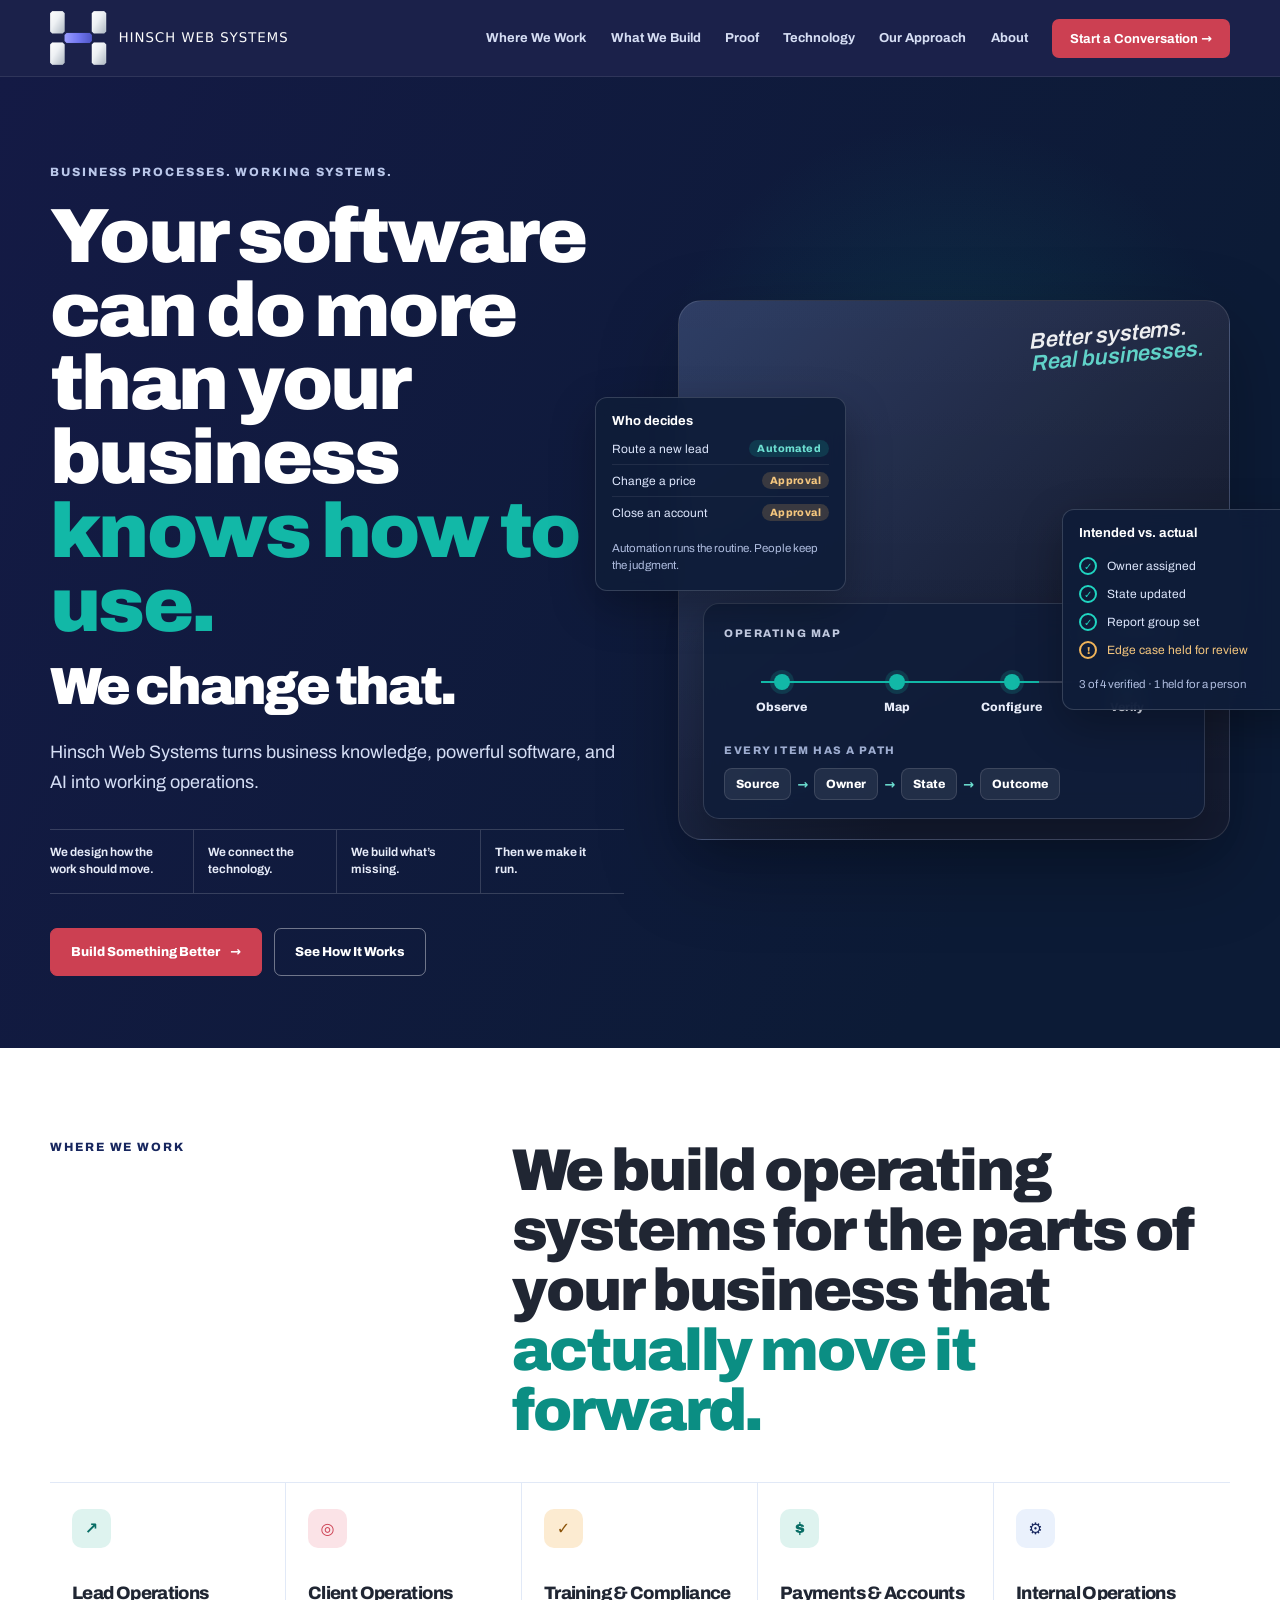
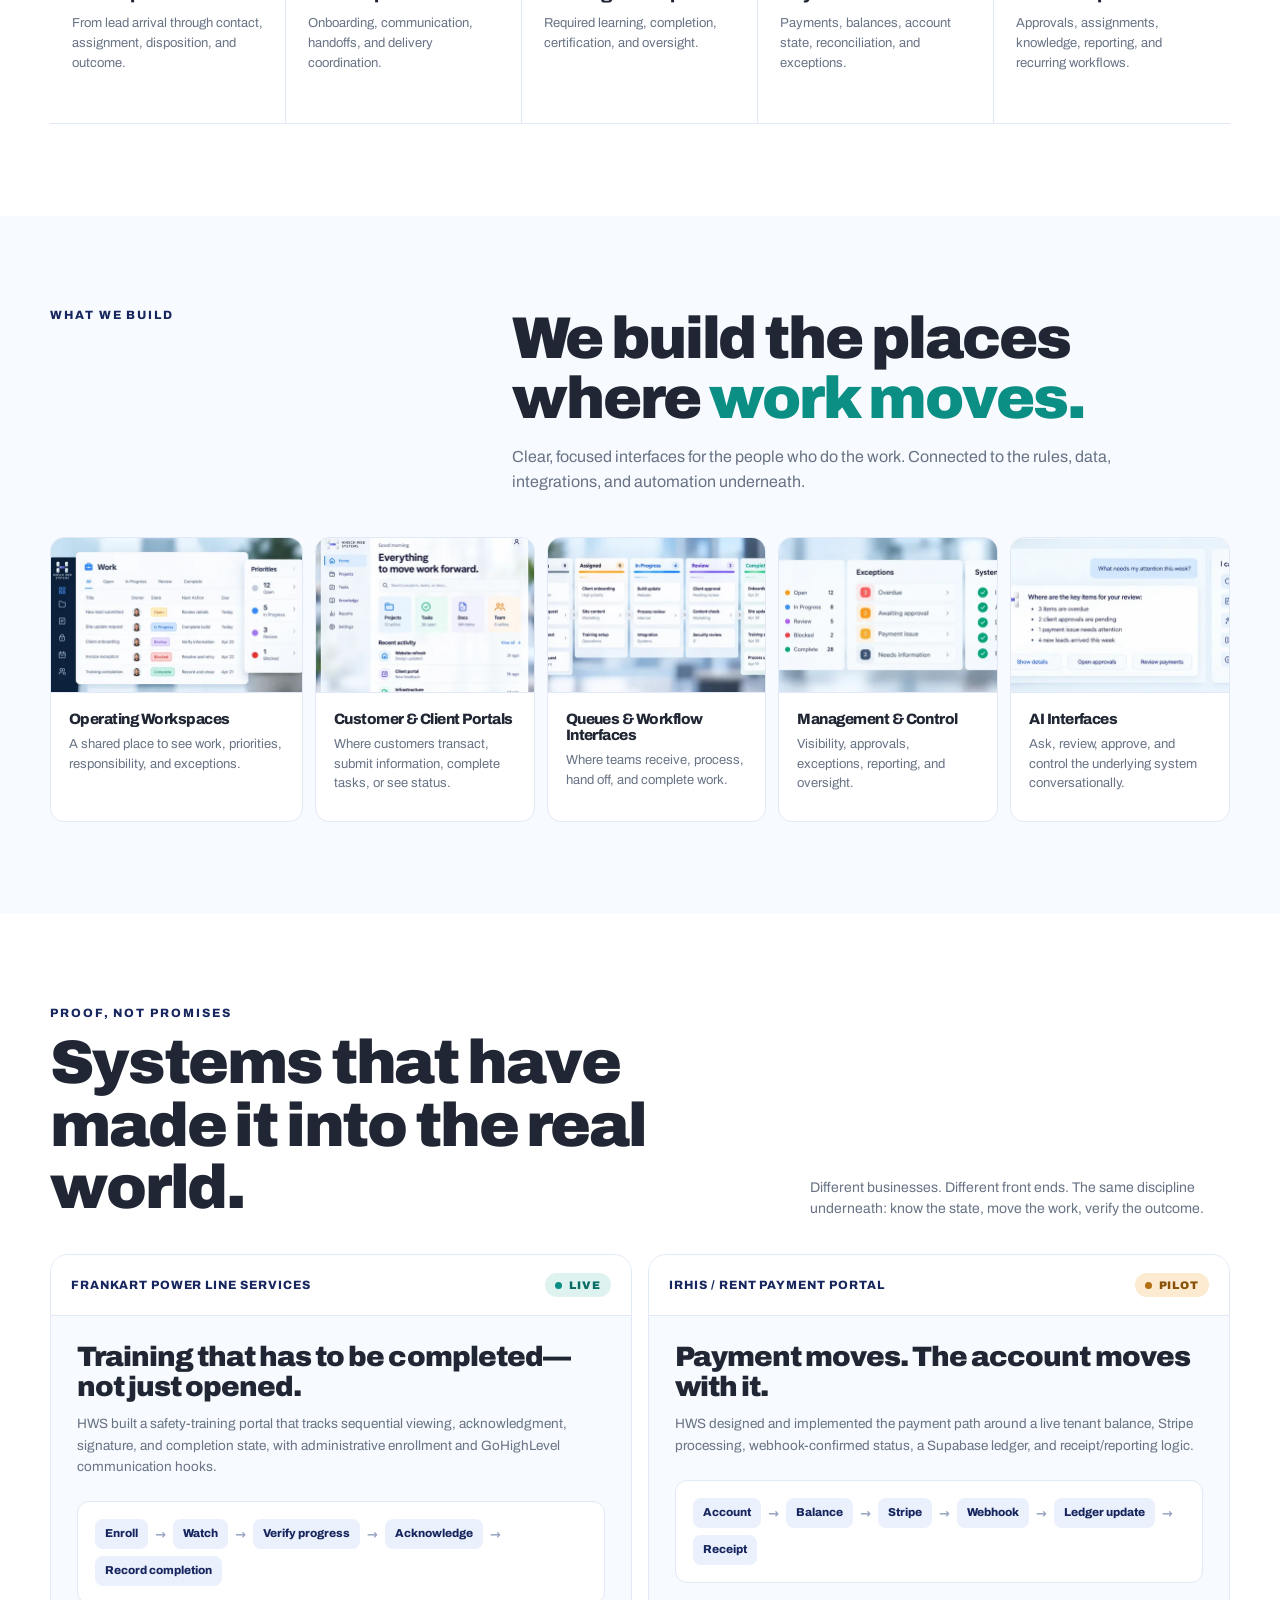
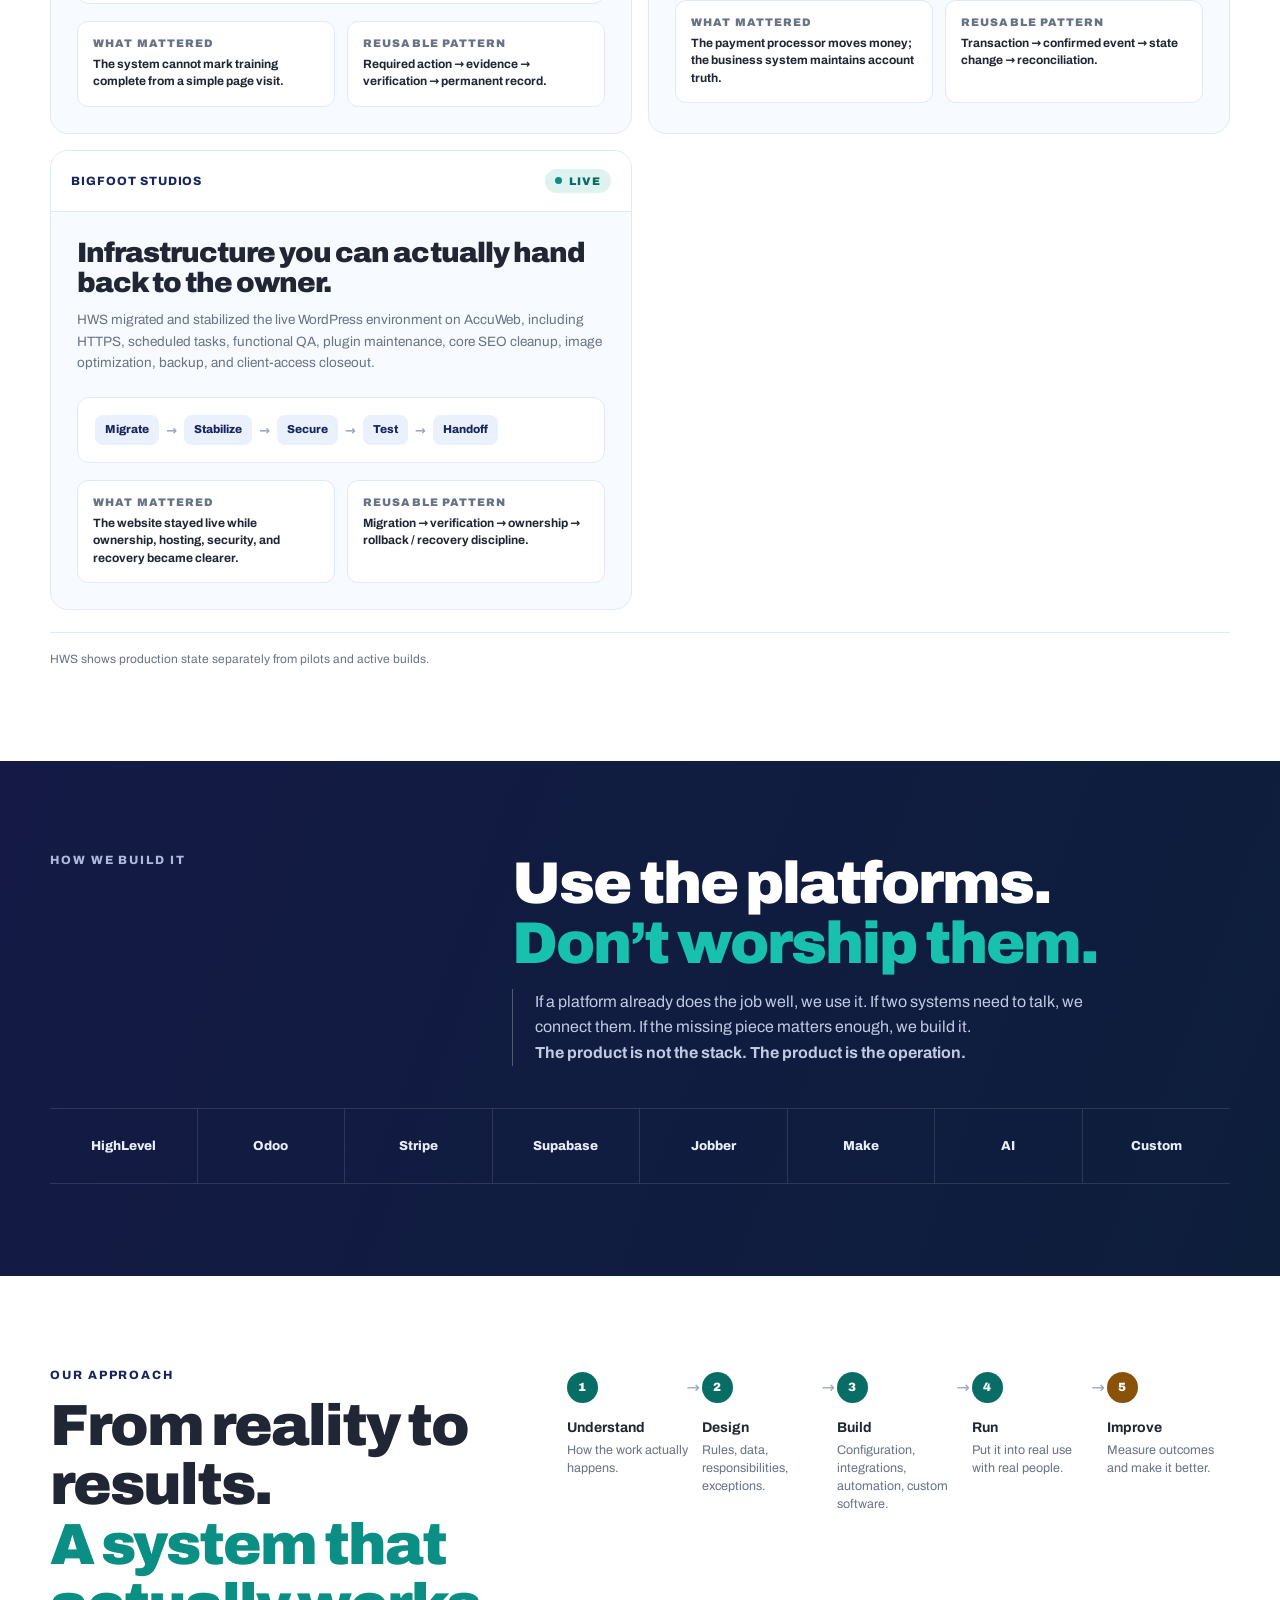
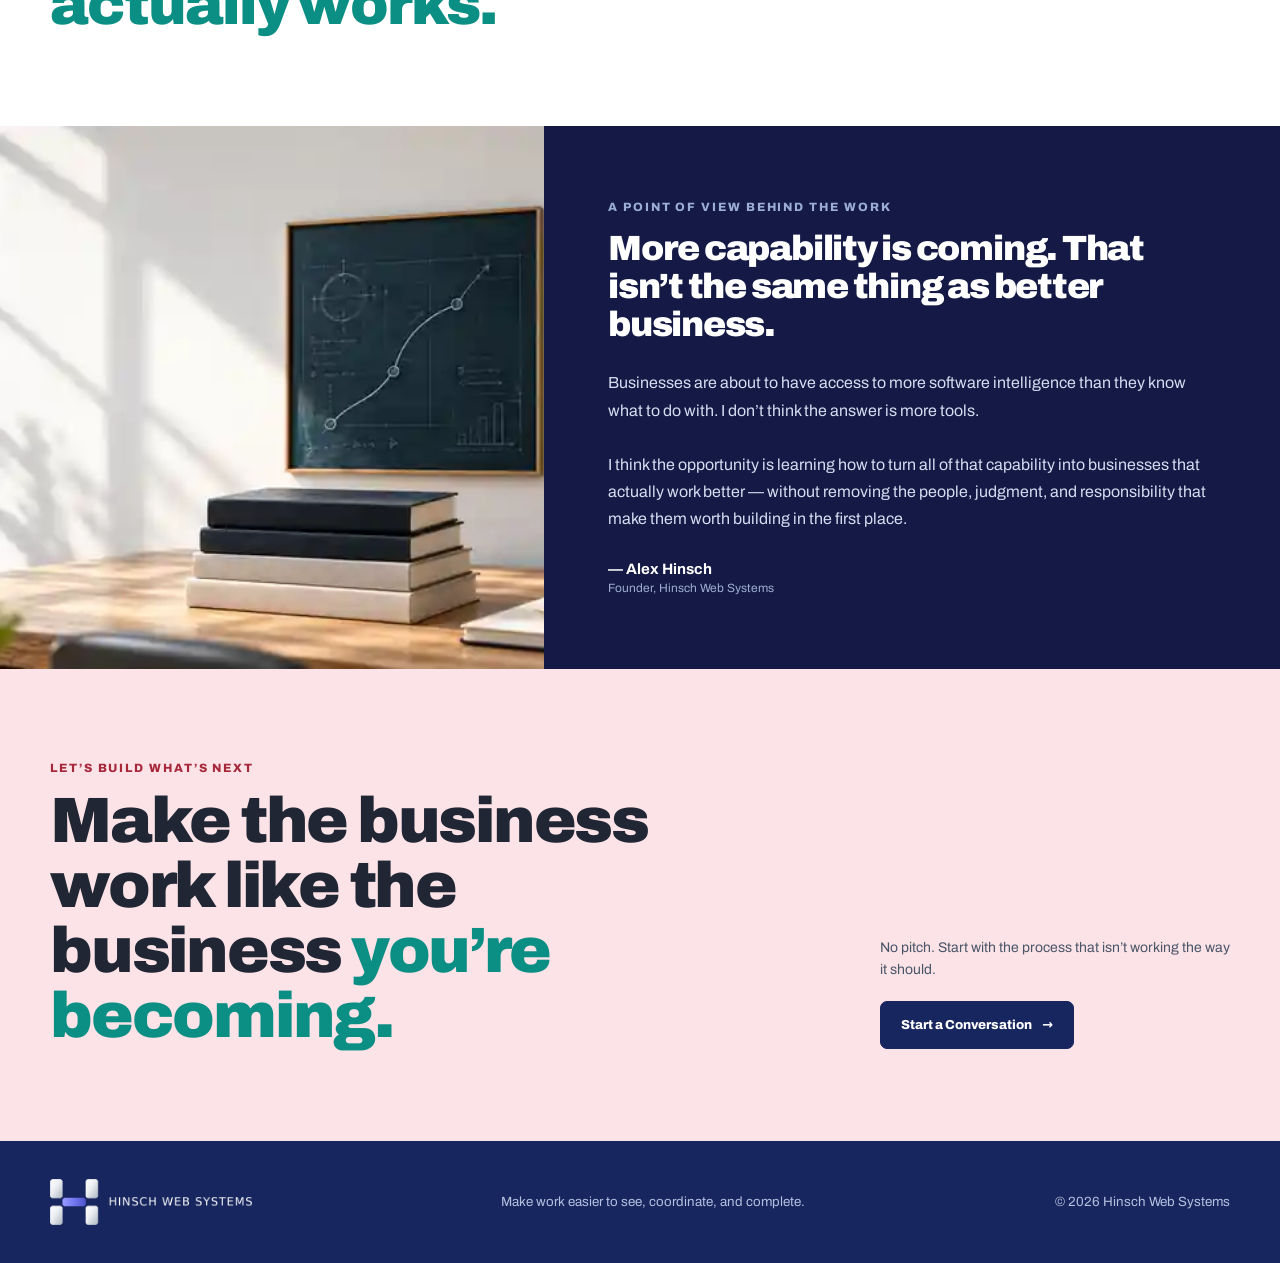
<file: index.html>
<!DOCTYPE html>
<html lang="en">
<head>
<meta charset="utf-8">
<meta name="viewport" content="width=device-width, initial-scale=1, viewport-fit=cover">
<title>Hinsch Web Systems — Turn software and AI into working operations</title>
<meta name="description" content="Hinsch Web Systems turns business knowledge, powerful software, and AI into working operations: workflows, portals, and automation that actually run.">
<meta name="theme-color" content="#141A45">
<meta name="robots" content="index, follow, max-image-preview:large">
<link rel="canonical" href="https://hinschsystems.com/">

<link rel="icon" href="/assets/img/favicon-32.png" sizes="32x32" type="image/png">
<link rel="apple-touch-icon" href="/assets/img/apple-touch-icon.png">

<meta property="og:type" content="website">
<meta property="og:site_name" content="Hinsch Web Systems">
<meta property="og:title" content="Hinsch Web Systems — Turn software and AI into working operations">
<meta property="og:description" content="We design how the work should move, connect the technology, build what’s missing, then make it run.">
<meta property="og:url" content="https://hinschsystems.com/">
<meta property="og:image" content="https://hinschsystems.com/home-social-preview.png">
<meta property="og:image:width" content="1200">
<meta property="og:image:height" content="630">
<meta property="og:image:alt" content="Hinsch Web Systems — Your software can do more than your business knows how to use.">
<meta name="twitter:card" content="summary_large_image">
<meta name="twitter:title" content="Hinsch Web Systems — Turn software and AI into working operations">
<meta name="twitter:description" content="We design how the work should move, connect the technology, build what’s missing, then make it run.">
<meta name="twitter:image" content="https://hinschsystems.com/home-social-preview.png">

<link rel="preload" href="/assets/img/logo-lockup.png" as="image">
<link rel="preload" href="/assets/fonts/archivo-latin-wght-normal.woff2" as="font" type="font/woff2" crossorigin>
<link rel="stylesheet" href="/assets/css/styles.css">
<script src="/assets/js/main.js" defer></script>

<script type="application/ld+json">
{
  "@context": "https://schema.org",
  "@type": "ProfessionalService",
  "name": "Hinsch Web Systems",
  "url": "https://hinschsystems.com/",
  "description": "Hinsch Web Systems turns business knowledge, powerful software, and AI into working operations.",
  "email": "alex@hinschsystems.com",
  "logo": "https://hinschsystems.com/assets/img/icon-512.png",
  "founder": { "@type": "Person", "name": "Alex Hinsch" }
}
</script>
</head>
<body>
<a class="skip-link" href="#main">Skip to content</a>


<header class="nav-wrap">
  <div class="shell">
    <nav aria-label="Primary">
      <a class="brand" href="/"><img src="/assets/img/logo-lockup.png" alt="Hinsch Web Systems" width="474" height="108"></a>
      <div class="nav-links">
        <a href="#work">Where We Work</a>
        <a href="#build">What We Build</a>
        <a href="#proof">Proof</a>
        <a href="#technology">Technology</a>
        <a href="#approach">Our Approach</a>
        <a href="#founder">About</a>
        <a class="nav-cta" href="#contact">Start a Conversation <span aria-hidden="true">→</span></a>
      </div>
      <button class="menu-button" type="button" aria-expanded="false" aria-controls="mobile-menu">Menu</button>
    </nav>
  </div>
  <div class="mobile-menu" id="mobile-menu" hidden>
    <div class="shell">
      <a href="#work">Where We Work</a>
      <a href="#build">What We Build</a>
      <a href="#proof">Proof</a>
      <a href="#technology">Technology</a>
      <a href="#approach">Our Approach</a>
      <a href="#founder">About</a>
      <a class="nav-cta" href="#contact">Start a Conversation <span aria-hidden="true">→</span></a>
    </div>
  </div>
</header>

<main id="main">
  <section class="hero">
    <div class="shell hero-grid">
      <div>
        <div class="eyebrow">Business processes. Working systems.</div>
        <h1>
          Your software can do more than your business
          <span class="accent">knows how to use.</span>
          <span class="second">We change that.</span>
        </h1>
        <p class="hero-lede">
          Hinsch Web Systems turns business knowledge, powerful software, and AI into working operations.
        </p>

        <div class="hero-micro">
          <div>We design how the work should move.</div>
          <div>We connect the technology.</div>
          <div>We build what’s missing.</div>
          <div><strong>Then we make it run.</strong></div>
        </div>

        <div class="actions">
          <a class="btn primary" href="#contact">Build Something Better <span aria-hidden="true">→</span></a>
          <a class="btn" href="#approach">See How It Works</a>
        </div>
      </div>

      <!-- Decorative illustration: conceptual and illustrative; no client data -->
      <div class="hero-visual" aria-hidden="true">
        <div class="hero-panel">
          <div class="op-head"><span>Operating map</span><em>Illustrative</em></div>
          <ol class="op-stages">
            <li><i></i>Observe</li>
            <li><i></i>Map</li>
            <li><i></i>Configure</li>
            <li class="is-active"><i></i>Verify</li>
          </ol>
          <div class="op-chain-label">Every item has a path</div>
          <div class="op-chain">
            <span>Source</span><b>→</b><span>Owner</span><b>→</b><span>State</span><b>→</b><span>Outcome</span>
          </div>
        </div>

        <div class="ui-card authority">
          <strong>Who decides</strong>
          <ul class="rule-list">
            <li><span>Route a new lead</span><b class="tag auto">Automated</b></li>
            <li><span>Change a price</span><b class="tag human">Approval</b></li>
            <li><span>Close an account</span><b class="tag human">Approval</b></li>
          </ul>
          <small>Automation runs the routine. People keep the judgment.</small>
        </div>

        <div class="ui-card verify">
          <strong>Intended vs. actual</strong>
          <ul class="check-list">
            <li><i>✓</i>Owner assigned</li>
            <li><i>✓</i>State updated</li>
            <li><i>✓</i>Report group set</li>
            <li class="hold"><i>!</i>Edge case held for review</li>
          </ul>
          <small>3 of 4 verified · 1 held for a person</small>
        </div>

        <div class="hand-note">Better systems.<span>Real businesses.</span></div>
      </div>
    </div>
  </section>

  <section class="section work" id="work">
    <div class="shell">
      <div class="section-head">
        <div class="eyebrow">Where we work</div>
        <div>
          <h2>We build operating systems for the parts of your business that <span class="accent-teal">actually move it forward.</span></h2>
        </div>
      </div>

      <div class="domain-grid">
        <article class="domain">
          <div class="icon teal" aria-hidden="true">↗</div>
          <h3>Lead Operations</h3>
          <p>From lead arrival through contact, assignment, disposition, and outcome.</p>
        </article>
        <article class="domain">
          <div class="icon coral" aria-hidden="true">◎</div>
          <h3>Client Operations</h3>
          <p>Onboarding, communication, handoffs, and delivery coordination.</p>
        </article>
        <article class="domain">
          <div class="icon amber" aria-hidden="true">✓</div>
          <h3>Training &amp; Compliance</h3>
          <p>Required learning, completion, certification, and oversight.</p>
        </article>
        <article class="domain">
          <div class="icon teal" aria-hidden="true">$</div>
          <h3>Payments &amp; Accounts</h3>
          <p>Payments, balances, account state, reconciliation, and exceptions.</p>
        </article>
        <article class="domain">
          <div class="icon navy" aria-hidden="true">⚙&#xFE0E;</div>
          <h3>Internal Operations</h3>
          <p>Approvals, assignments, knowledge, reporting, and recurring workflows.</p>
        </article>
      </div>
    </div>
  </section>

  <section class="section build" id="build">
    <div class="shell">
      <div class="section-head">
        <div class="eyebrow">What we build</div>
        <div>
          <h2>We build the places where <span class="accent-teal">work moves.</span></h2>
          <p>Clear, focused interfaces for the people who do the work. Connected to the rules, data, integrations, and automation underneath.</p>
        </div>
      </div>

      <div class="interface-grid">
        <article class="interface-card">
          <div class="interface-screen has-configured-image">
            <img src="/assets/img/final/operating-workspaces.webp" alt="Operating workspace showing shared work, owners, status, priority, and next actions" width="506" height="310" loading="lazy" decoding="async">
          </div>
          <div class="interface-copy">
            <h3>Operating Workspaces</h3>
            <p>A shared place to see work, priorities, responsibility, and exceptions.</p>
          </div>
        </article>

        <article class="interface-card">
          <div class="interface-screen has-configured-image">
            <img src="/assets/img/final/customer-client-portals.webp" alt="Customer and client portal showing projects, tasks, documents, and recent activity" width="440" height="310" loading="lazy" decoding="async">
          </div>
          <div class="interface-copy">
            <h3>Customer &amp; Client Portals</h3>
            <p>Where customers transact, submit information, complete tasks, or see status.</p>
          </div>
        </article>

        <article class="interface-card">
          <div class="interface-screen has-configured-image">
            <img src="/assets/img/final/queues-workflow.webp" alt="Workflow board showing work moving from incoming through assignment, progress, review, and completion" width="440" height="310" loading="lazy" decoding="async">
          </div>
          <div class="interface-copy">
            <h3>Queues &amp; Workflow Interfaces</h3>
            <p>Where teams receive, process, hand off, and complete work.</p>
          </div>
        </article>

        <article class="interface-card">
          <div class="interface-screen has-configured-image">
            <img src="/assets/img/final/management-control.webp" alt="Management view showing work overview, exceptions, and system health" width="440" height="310" loading="lazy" decoding="async">
          </div>
          <div class="interface-copy">
            <h3>Management &amp; Control</h3>
            <p>Visibility, approvals, exceptions, reporting, and oversight.</p>
          </div>
        </article>

        <article class="interface-card">
          <div class="interface-screen has-configured-image">
            <img src="/assets/img/final/ai-interface.webp" alt="AI interface summarizing operational items that need attention and offering governed actions" width="440" height="310" loading="lazy" decoding="async">
          </div>
          <div class="interface-copy">
            <h3>AI Interfaces</h3>
            <p>Ask, review, approve, and control the underlying system conversationally.</p>
          </div>
        </article>
      </div>
    </div>
  </section>


  <section class="section proof" id="proof">
    <div class="shell">
      <div class="proof-topline">
        <div>
          <div class="eyebrow eyebrow-navy">Proof, not promises</div>
          <h2>Systems that have made it into the real world.</h2>
        </div>
        <p>
          Different businesses. Different front ends. The same discipline underneath:
          know the state, move the work, verify the outcome.
        </p>
      </div>

      <div class="proof-grid">

        <article class="proof-card">
          <div class="proof-card-head">
            <span class="proof-client">Frankart Power Line Services</span>
            <span class="proof-status live">Live</span>
          </div>
          <div class="proof-body">
            <h3>Training that has to be completed—not just opened.</h3>
            <p>
              HWS built a safety-training portal that tracks sequential viewing,
              acknowledgment, signature, and completion state, with administrative enrollment
              and GoHighLevel communication hooks.
            </p>

            <div class="loop">
              <span class="loop-step">Enroll</span><span class="loop-arrow" aria-hidden="true">→</span>
              <span class="loop-step">Watch</span><span class="loop-arrow" aria-hidden="true">→</span>
              <span class="loop-step">Verify progress</span><span class="loop-arrow" aria-hidden="true">→</span>
              <span class="loop-step">Acknowledge</span><span class="loop-arrow" aria-hidden="true">→</span>
              <span class="loop-step">Record completion</span>
            </div>

            <div class="proof-bottom">
              <div class="proof-fact">
                <span>What mattered</span>
                <strong>The system cannot mark training complete from a simple page visit.</strong>
              </div>
              <div class="proof-fact">
                <span>Reusable pattern</span>
                <strong>Required action → evidence → verification → permanent record.</strong>
              </div>
            </div>
          </div>
        </article>

        <article class="proof-card">
          <div class="proof-card-head">
            <span class="proof-client">IRHIS / Rent Payment Portal</span>
            <span class="proof-status pilot">Pilot</span>
          </div>
          <div class="proof-body">
            <h3>Payment moves. The account moves with it.</h3>
            <p>
              HWS designed and implemented the payment path around a live tenant balance,
              Stripe processing, webhook-confirmed status, a Supabase ledger, and receipt/reporting logic.
            </p>

            <div class="loop">
              <span class="loop-step">Account</span><span class="loop-arrow" aria-hidden="true">→</span>
              <span class="loop-step">Balance</span><span class="loop-arrow" aria-hidden="true">→</span>
              <span class="loop-step">Stripe</span><span class="loop-arrow" aria-hidden="true">→</span>
              <span class="loop-step">Webhook</span><span class="loop-arrow" aria-hidden="true">→</span>
              <span class="loop-step">Ledger update</span><span class="loop-arrow" aria-hidden="true">→</span>
              <span class="loop-step">Receipt</span>
            </div>

            <div class="proof-bottom">
              <div class="proof-fact">
                <span>What mattered</span>
                <strong>The payment processor moves money; the business system maintains account truth.</strong>
              </div>
              <div class="proof-fact">
                <span>Reusable pattern</span>
                <strong>Transaction → confirmed event → state change → reconciliation.</strong>
              </div>
            </div>
          </div>
        </article>


        <article class="proof-card">
          <div class="proof-card-head">
            <span class="proof-client">Bigfoot Studios</span>
            <span class="proof-status live">Live</span>
          </div>
          <div class="proof-body">
            <h3>Infrastructure you can actually hand back to the owner.</h3>
            <p>
              HWS migrated and stabilized the live WordPress environment on AccuWeb,
              including HTTPS, scheduled tasks, functional QA, plugin maintenance,
              core SEO cleanup, image optimization, backup, and client-access closeout.
            </p>

            <div class="loop">
              <span class="loop-step">Migrate</span><span class="loop-arrow" aria-hidden="true">→</span>
              <span class="loop-step">Stabilize</span><span class="loop-arrow" aria-hidden="true">→</span>
              <span class="loop-step">Secure</span><span class="loop-arrow" aria-hidden="true">→</span>
              <span class="loop-step">Test</span><span class="loop-arrow" aria-hidden="true">→</span>
              <span class="loop-step">Handoff</span>
            </div>

            <div class="proof-bottom">
              <div class="proof-fact">
                <span>What mattered</span>
                <strong>The website stayed live while ownership, hosting, security, and recovery became clearer.</strong>
              </div>
              <div class="proof-fact">
                <span>Reusable pattern</span>
                <strong>Migration → verification → ownership → rollback / recovery discipline.</strong>
              </div>
            </div>
          </div>
        </article>

      </div>

      <div class="proof-note">
        <span>HWS shows production state separately from pilots and active builds.</span>
      </div>
    </div>
  </section>

  <section class="section tech" id="technology">
    <div class="shell">
      <div class="section-head">
        <div class="eyebrow">How we build it</div>
        <div>
          <h2>Use the platforms.<br><span class="accent">Don’t worship them.</span></h2>
          <p class="tech-quote">
            If a platform already does the job well, we use it. If two systems need to talk, we connect them.
            If the missing piece matters enough, we build it.
            <br><strong>The product is not the stack. The product is the operation.</strong>
          </p>
        </div>
      </div>

      <div class="platform-row">
        <div class="platform">HighLevel</div>
        <div class="platform">Odoo</div>
        <div class="platform">Stripe</div>
        <div class="platform">Supabase</div>
        <div class="platform">Jobber</div>
        <div class="platform">Make</div>
        <div class="platform">AI</div>
        <div class="platform">Custom</div>
      </div>
    </div>
  </section>

  <section class="section approach" id="approach">
    <div class="shell approach-wrap">
      <div>
        <div class="eyebrow eyebrow-navy mb">Our approach</div>
        <h2>From reality to results.<br><span class="accent">A system that actually works.</span></h2>
      </div>

      <ol class="steps">
        <li class="step">
          <div class="step-num" aria-hidden="true">1</div>
          <strong>Understand</strong>
          <p>How the work actually happens.</p>
        </li>
        <li class="step">
          <div class="step-num" aria-hidden="true">2</div>
          <strong>Design</strong>
          <p>Rules, data, responsibilities, exceptions.</p>
        </li>
        <li class="step">
          <div class="step-num" aria-hidden="true">3</div>
          <strong>Build</strong>
          <p>Configuration, integrations, automation, custom software.</p>
        </li>
        <li class="step">
          <div class="step-num" aria-hidden="true">4</div>
          <strong>Run</strong>
          <p>Put it into real use with real people.</p>
        </li>
        <li class="step">
          <div class="step-num" aria-hidden="true">5</div>
          <strong>Improve</strong>
          <p>Measure outcomes and make it better.</p>
        </li>
      </ol>
    </div>
  </section>

  <section class="founder" id="founder">
    <div class="founder-grid">
      <div class="founder-visual has-configured-image">
        <img src="/assets/img/final/founder-point-of-view.webp" alt="A restrained HWS point-of-view desk scene about building better systems for real work" width="870" height="510" loading="lazy" decoding="async">
      </div>
      <div class="founder-copy">
        <div class="eyebrow">A point of view behind the work</div>
        <h2>More capability is coming. That isn’t the same thing as better business.</h2>
        <blockquote>
          Businesses are about to have access to more software intelligence than they know what to do with.
          I don’t think the answer is more tools.
          <br><br>
          I think the opportunity is learning how to turn all of that capability into businesses that actually work better — without removing the people, judgment, and responsibility that make them worth building in the first place.
        </blockquote>
        <div class="signature">
          <strong>— Alex Hinsch</strong>
          <span>Founder, Hinsch Web Systems</span>
        </div>
      </div>
    </div>
  </section>

  <section class="cta" id="contact">
    <div class="shell cta-grid">
      <div>
        <div class="eyebrow">Let’s build what’s next</div>
        <h2>Make the business work like the business <span class="accent">you’re becoming.</span></h2>
      </div>
      <div class="cta-side">
        <p>No pitch. Start with the process that isn’t working the way it should.</p>
        <a class="btn dark" href="mailto:alex@hinschsystems.com?subject=Starting%20a%20conversation%20with%20Hinsch%20Web%20Systems">Start a Conversation <span aria-hidden="true">→</span></a>
      </div>
    </div>
  </section>
</main>

<footer>
  <div class="shell footer-row">
    <a class="brand" href="/"><img src="/assets/img/logo-lockup.png" alt="Hinsch Web Systems" width="474" height="108" loading="lazy"></a>
    <small>Make work easier to see, coordinate, and complete.</small>
    <small>© 2026 Hinsch Web Systems</small>
  </div>
</footer>

</body>
</html>
</file>
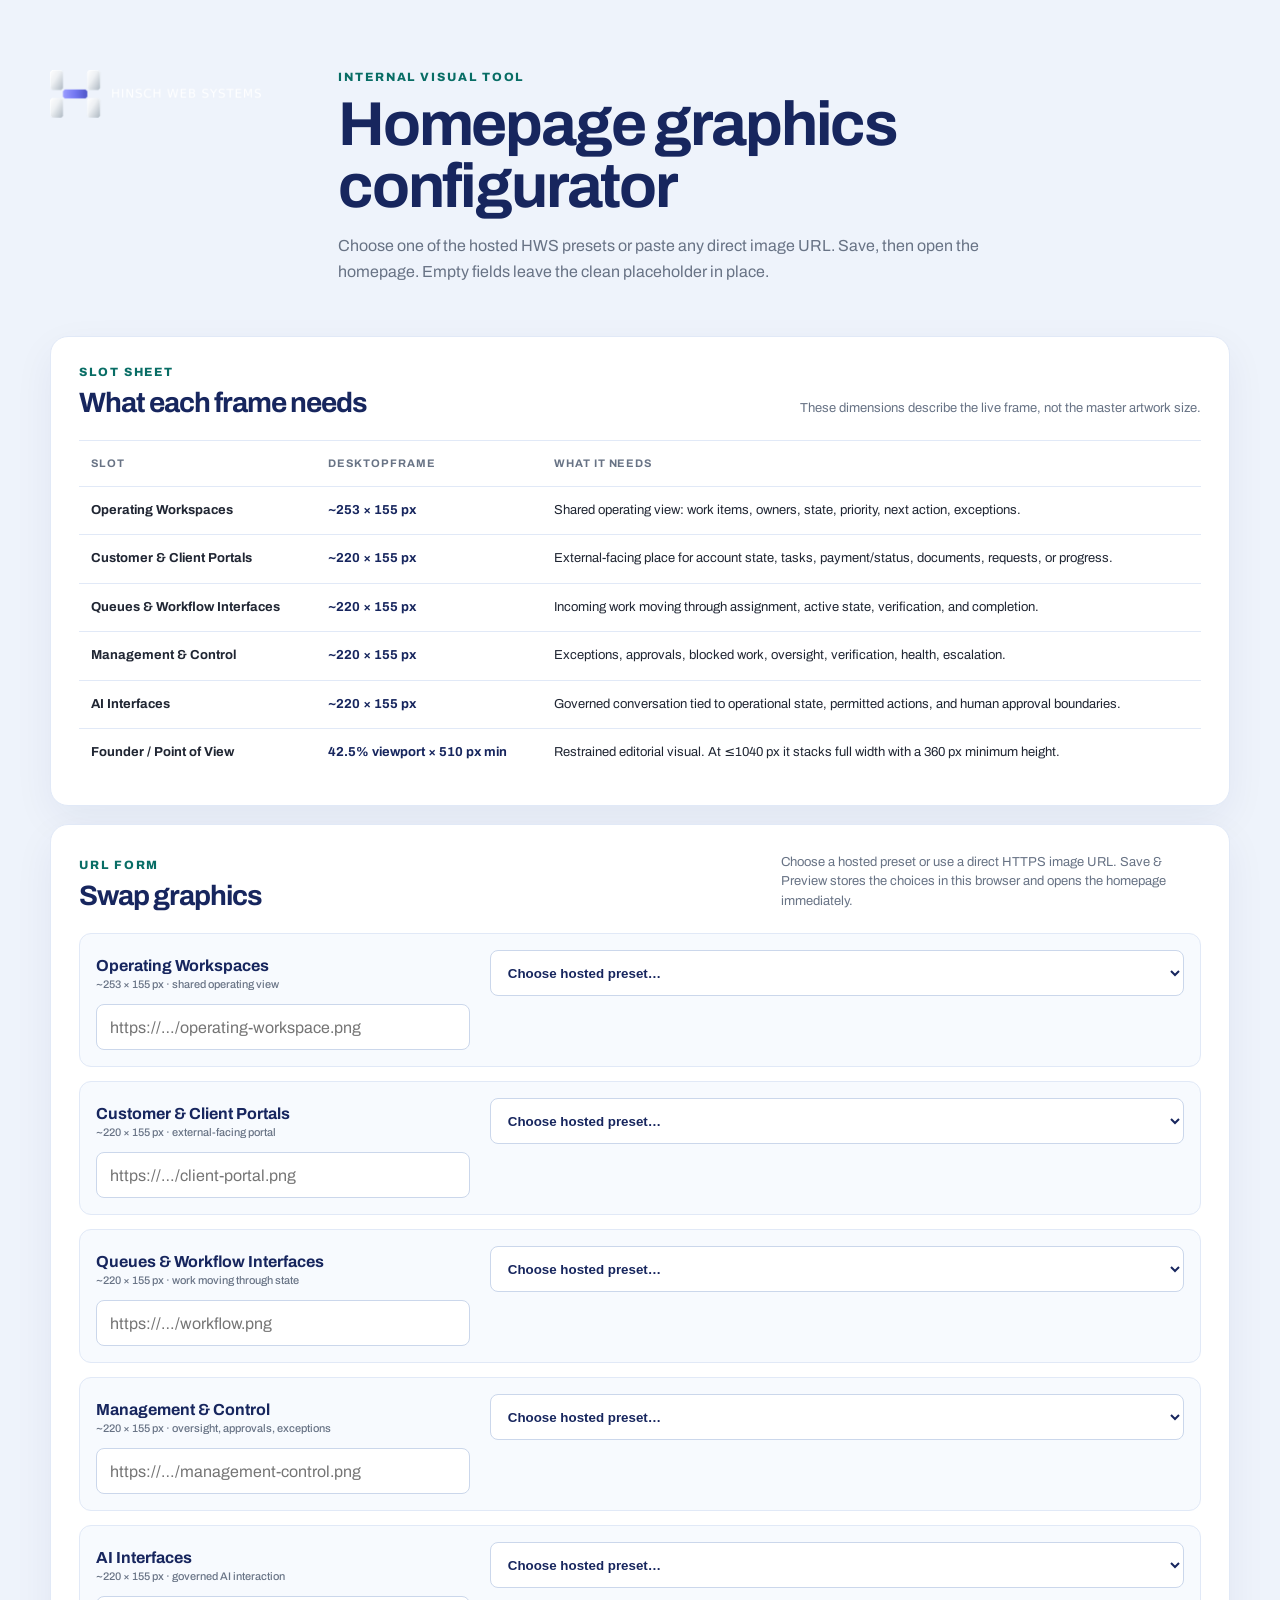
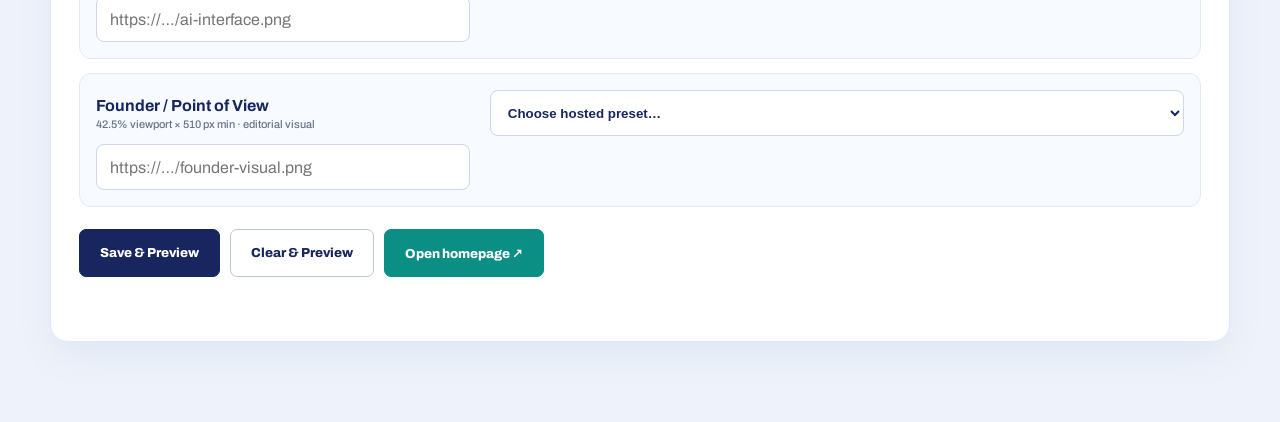
<file: graphics-config.html>
<!DOCTYPE html>
<html lang="en">
<head>
<meta charset="utf-8">
<meta name="viewport" content="width=device-width, initial-scale=1">
<meta name="robots" content="noindex,nofollow">
<title>HWS Graphics Configurator</title>
<link rel="icon" href="/assets/img/favicon-32.png" sizes="32x32" type="image/png">
<link rel="stylesheet" href="/assets/css/styles.css">
<link rel="stylesheet" href="/assets/css/graphics-config.css">
<script src="/assets/js/graphics-config.js" defer></script>
</head>
<body class="graphics-config-page">
<main class="graphics-config">
  <div class="shell">
    <header class="graphics-config-head">
      <a class="brand" href="/"><img src="/assets/img/logo-lockup.png" alt="Hinsch Web Systems" width="474" height="108"></a>
      <div>
        <div class="eyebrow">Internal visual tool</div>
        <h1>Homepage graphics configurator</h1>
        <p>Choose one of the hosted HWS presets or paste any direct image URL. Save, then open the homepage. Empty fields leave the clean placeholder in place.</p>
      </div>
    </header>

    <section class="config-panel" aria-labelledby="slot-sheet-title">
      <div class="config-section-head">
        <div>
          <div class="eyebrow">Slot sheet</div>
          <h2 id="slot-sheet-title">What each frame needs</h2>
        </div>
        <p>These dimensions describe the live frame, not the master artwork size.</p>
      </div>
      <div class="slot-table-wrap">
        <table class="slot-table">
          <thead><tr><th>Slot</th><th>Desktop frame</th><th>What it needs</th></tr></thead>
          <tbody>
            <tr><td><strong>Operating Workspaces</strong></td><td>~253 × 155 px</td><td>Shared operating view: work items, owners, state, priority, next action, exceptions.</td></tr>
            <tr><td><strong>Customer &amp; Client Portals</strong></td><td>~220 × 155 px</td><td>External-facing place for account state, tasks, payment/status, documents, requests, or progress.</td></tr>
            <tr><td><strong>Queues &amp; Workflow Interfaces</strong></td><td>~220 × 155 px</td><td>Incoming work moving through assignment, active state, verification, and completion.</td></tr>
            <tr><td><strong>Management &amp; Control</strong></td><td>~220 × 155 px</td><td>Exceptions, approvals, blocked work, oversight, verification, health, escalation.</td></tr>
            <tr><td><strong>AI Interfaces</strong></td><td>~220 × 155 px</td><td>Governed conversation tied to operational state, permitted actions, and human approval boundaries.</td></tr>
            <tr><td><strong>Founder / Point of View</strong></td><td>42.5% viewport × 510 px min</td><td>Restrained editorial visual. At ≤1040 px it stacks full width with a 360 px minimum height.</td></tr>
          </tbody>
        </table>
      </div>
    </section>

    <form id="graphics-form" class="config-panel">
      <div class="config-section-head">
        <div>
          <div class="eyebrow">URL form</div>
          <h2>Swap graphics</h2>
        </div>
        <p>Choose a hosted preset or use a direct HTTPS image URL. Save &amp; Preview stores the choices in this browser and opens the homepage immediately.</p>
      </div>

      <div class="graphic-fields">
        <label class="graphic-field">
          <span><strong>Operating Workspaces</strong><small>~253 × 155 px · shared operating view</small></span>
          <select class="preset-select" data-preset-for="workspace" aria-label="Operating Workspaces preset">
            <option value="">Choose hosted preset…</option>
            <option value="/assets/img/graphics/01_operating_workspaces_A_253x155.png">Preset A</option>
            <option value="/assets/img/graphics/01_operating_workspaces_B_253x155.png">Preset B</option>
            <option value="/assets/img/graphics/01_operating_workspaces_C_253x155.png">Preset C</option>
          </select>
          <input type="text" inputmode="url" name="workspace" placeholder="https://…/operating-workspace.png" autocomplete="off">
          <span class="url-status" data-status="workspace"></span>
        </label>

        <label class="graphic-field">
          <span><strong>Customer &amp; Client Portals</strong><small>~220 × 155 px · external-facing portal</small></span>
          <select class="preset-select" data-preset-for="portal" aria-label="Customer and Client Portals preset">
            <option value="">Choose hosted preset…</option>
            <option value="/assets/img/graphics/02_customer_client_portals_A_220x155.png">Preset A</option>
          </select>
          <input type="text" inputmode="url" name="portal" placeholder="https://…/client-portal.png" autocomplete="off">
          <span class="url-status" data-status="portal"></span>
        </label>

        <label class="graphic-field">
          <span><strong>Queues &amp; Workflow Interfaces</strong><small>~220 × 155 px · work moving through state</small></span>
          <select class="preset-select" data-preset-for="workflow" aria-label="Queues and Workflow Interfaces preset">
            <option value="">Choose hosted preset…</option>
            <option value="/assets/img/graphics/03_queues_workflow_interfaces_A_220x155.png">Preset A</option>
            <option value="/assets/img/graphics/03_queues_workflow_interfaces_B_220x155.png">Preset B</option>
            <option value="/assets/img/graphics/03_queues_workflow_interfaces_C_220x155.png">Preset C</option>
          </select>
          <input type="text" inputmode="url" name="workflow" placeholder="https://…/workflow.png" autocomplete="off">
          <span class="url-status" data-status="workflow"></span>
        </label>

        <label class="graphic-field">
          <span><strong>Management &amp; Control</strong><small>~220 × 155 px · oversight, approvals, exceptions</small></span>
          <select class="preset-select" data-preset-for="control" aria-label="Management and Control preset">
            <option value="">Choose hosted preset…</option>
            <option value="/assets/img/graphics/04_management_control_A_220x155.png">Preset A</option>
            <option value="/assets/img/graphics/04_management_control_B_220x155.png">Preset B</option>
          </select>
          <input type="text" inputmode="url" name="control" placeholder="https://…/management-control.png" autocomplete="off">
          <span class="url-status" data-status="control"></span>
        </label>

        <label class="graphic-field">
          <span><strong>AI Interfaces</strong><small>~220 × 155 px · governed AI interaction</small></span>
          <select class="preset-select" data-preset-for="ai" aria-label="AI Interfaces preset">
            <option value="">Choose hosted preset…</option>
            <option value="/assets/img/graphics/05_ai_interfaces_A_220x155.png">Preset A</option>
            <option value="/assets/img/graphics/05_ai_interfaces_B_220x155.png">Preset B</option>
          </select>
          <input type="text" inputmode="url" name="ai" placeholder="https://…/ai-interface.png" autocomplete="off">
          <span class="url-status" data-status="ai"></span>
        </label>

        <label class="graphic-field">
          <span><strong>Founder / Point of View</strong><small>42.5% viewport × 510 px min · editorial visual</small></span>
          <select class="preset-select" data-preset-for="founder" aria-label="Founder Point of View preset">
            <option value="">Choose hosted preset…</option>
            <option value="/assets/img/graphics/06_founder_point_of_view_A_870x510.png">Preset A</option>
            <option value="/assets/img/graphics/06_founder_point_of_view_B_870x510.png">Preset B</option>
            <option value="/assets/img/graphics/06_founder_point_of_view_C_870x510.png">Preset C</option>
          </select>
          <input type="text" inputmode="url" name="founder" placeholder="https://…/founder-visual.png" autocomplete="off">
          <span class="url-status" data-status="founder"></span>
        </label>
      </div>

      <div class="config-actions">
        <button class="btn dark" type="submit">Save &amp; Preview</button>
        <button class="btn reset-button" type="button" id="clear-graphics">Clear &amp; Preview</button>
        <a class="btn homepage-button" href="/" target="_blank" rel="noopener">Open homepage ↗</a>
      </div>
      <p class="save-message" id="save-message" role="status" aria-live="polite"></p>
    </form>
  </div>
</main>
</body>
</html>
</file>
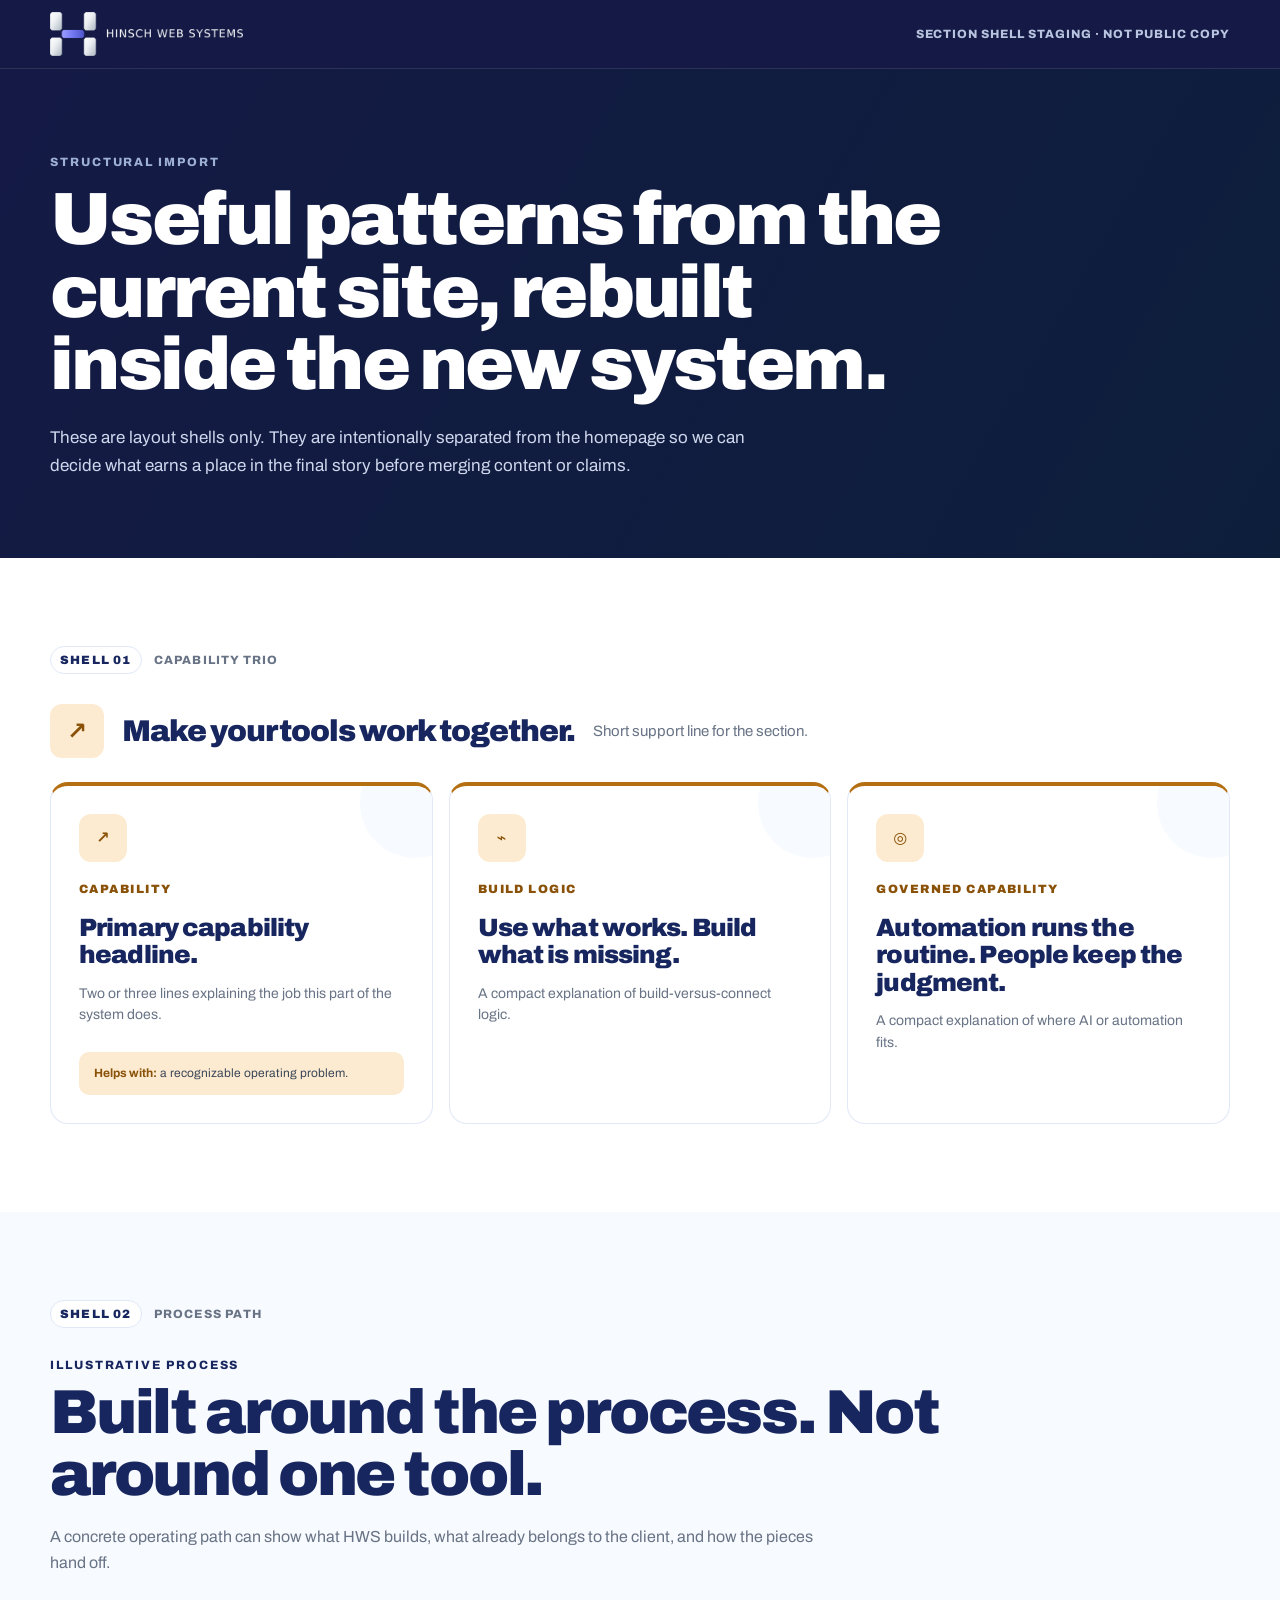
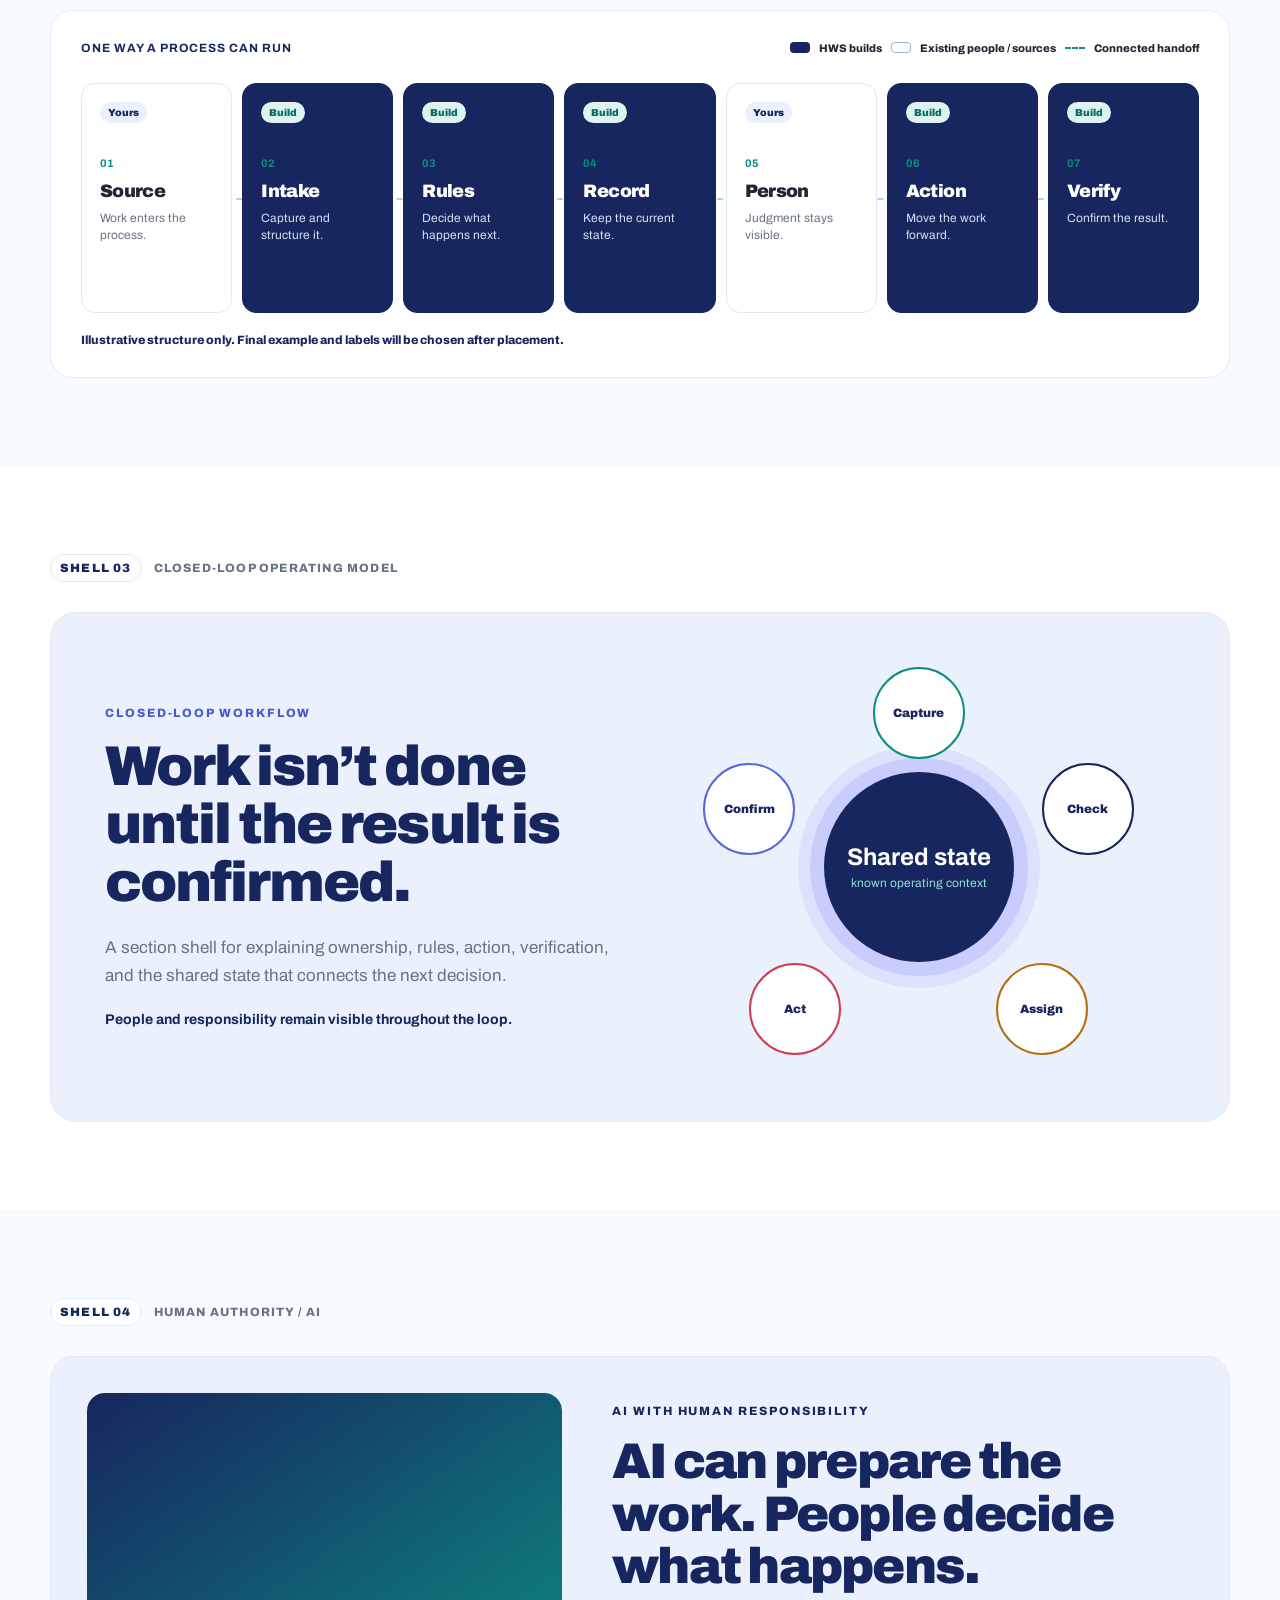
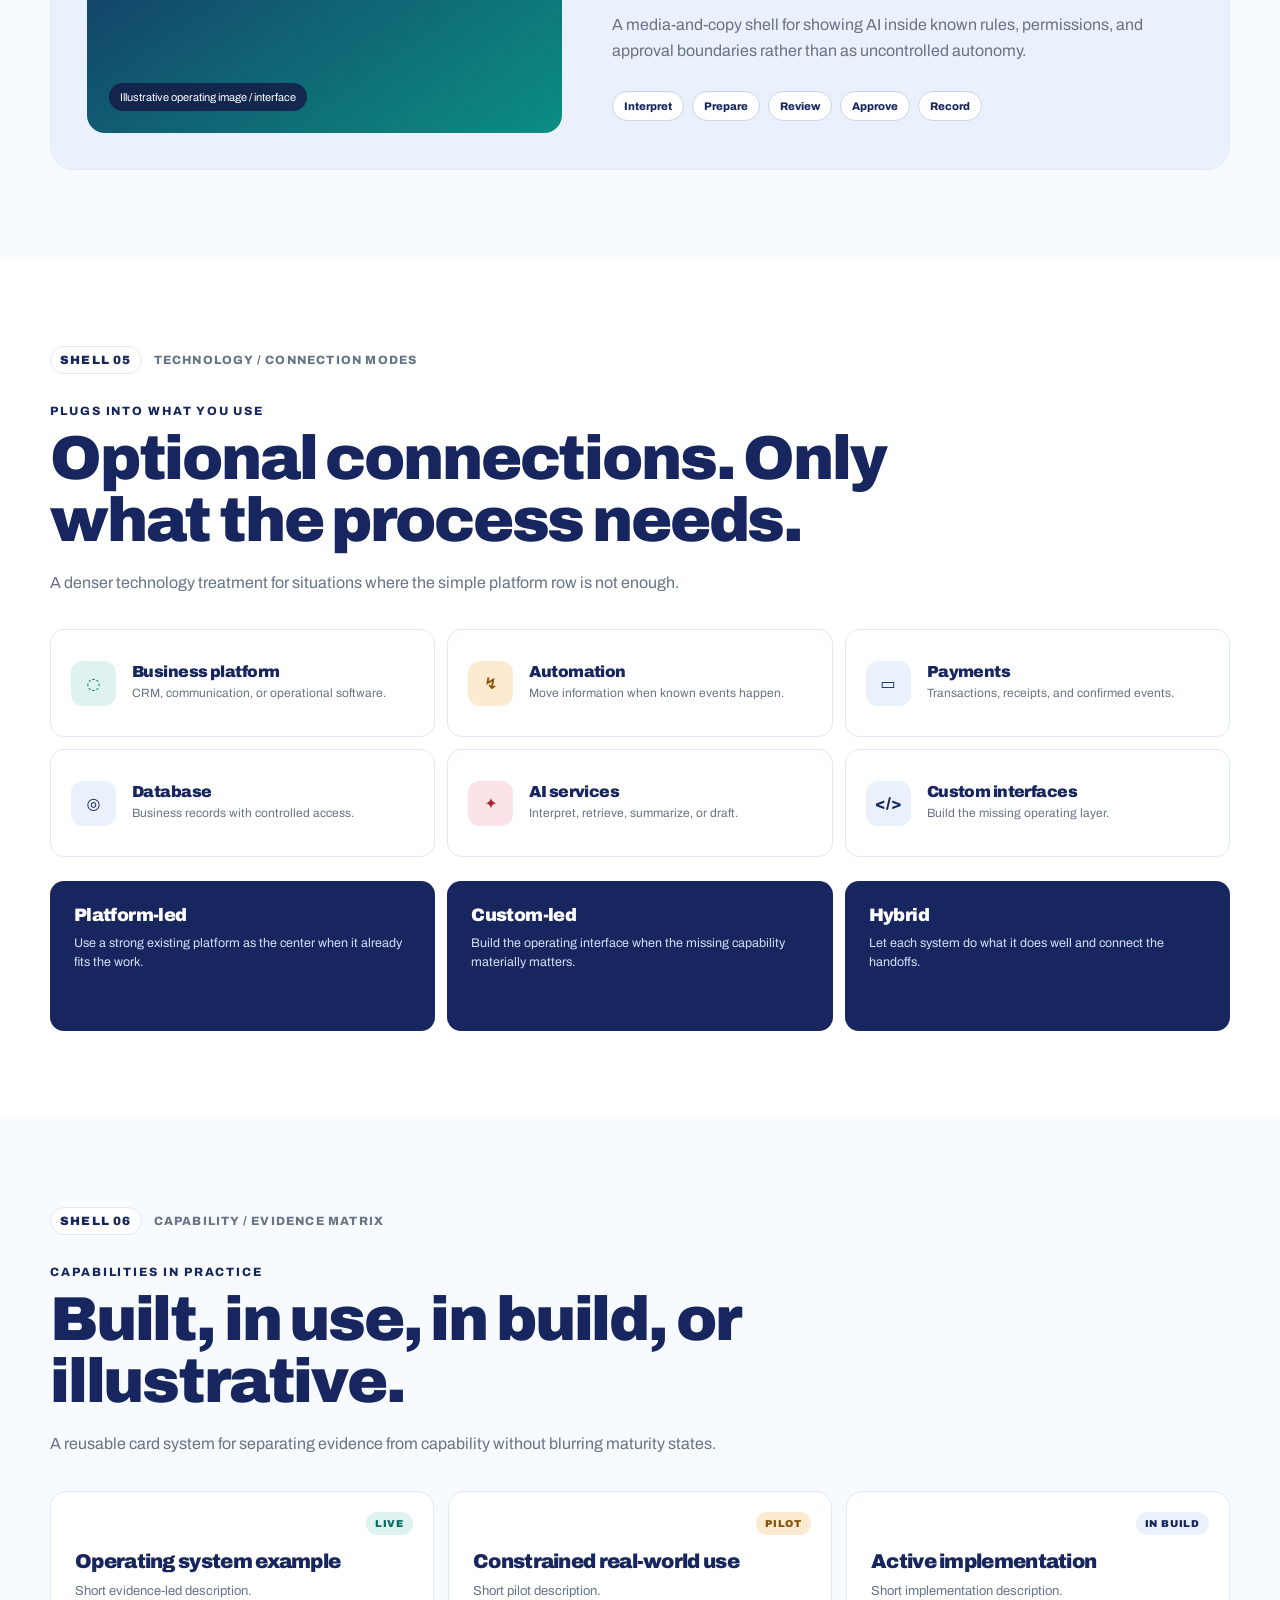
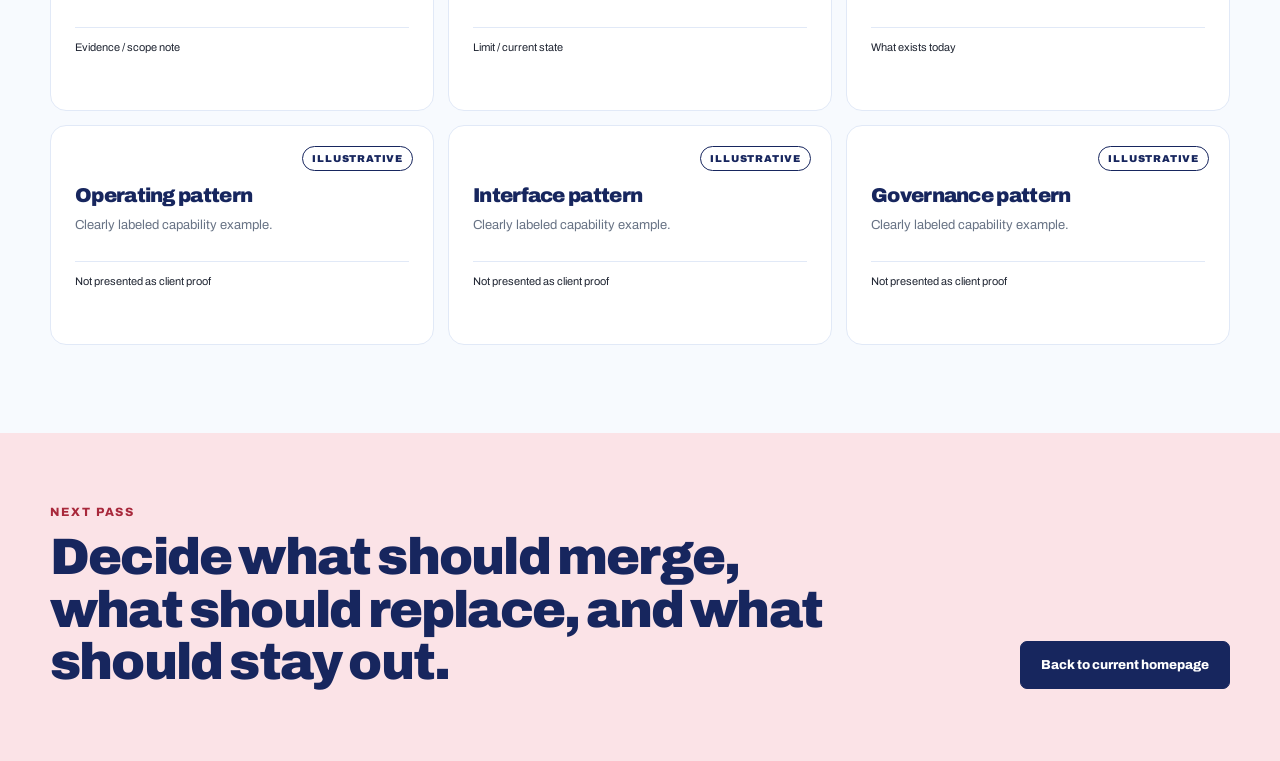
<file: section-shells.html>
<!DOCTYPE html>
<html lang="en">
<head>
<meta charset="utf-8">
<meta name="viewport" content="width=device-width, initial-scale=1, viewport-fit=cover">
<title>HWS — Section Shell Staging</title>
<meta name="robots" content="noindex, nofollow">
<meta name="theme-color" content="#141A45">
<link rel="icon" href="/assets/img/favicon-32.png" sizes="32x32" type="image/png">
<link rel="preload" href="/assets/fonts/archivo-latin-wght-normal.woff2" as="font" type="font/woff2" crossorigin>
<link rel="stylesheet" href="/assets/css/styles.css">
<link rel="stylesheet" href="/assets/css/section-shells.css">
</head>
<body class="shell-staging-page">
<a class="skip-link" href="#main">Skip to content</a>

<header class="shell-staging-nav">
  <div class="shell shell-staging-nav-row">
    <a class="brand" href="/"><img src="/assets/img/logo-lockup.png" alt="Hinsch Web Systems" width="474" height="108"></a>
    <span>Section shell staging · not public copy</span>
  </div>
</header>

<main id="main">
  <section class="shell-staging-intro">
    <div class="shell">
      <div class="eyebrow">Structural import</div>
      <h1>Useful patterns from the current site, rebuilt inside the new system.</h1>
      <p>These are layout shells only. They are intentionally separated from the homepage so we can decide what earns a place in the final story before merging content or claims.</p>
    </div>
  </section>

  <section class="shell-stage stage-white">
    <div class="shell">
      <div class="stage-label"><span>Shell 01</span><strong>Capability trio</strong></div>
      <div class="legacy-strip-head">
        <div class="legacy-icon amber">↗</div>
        <h2>Make your tools work together.</h2>
        <p>Short support line for the section.</p>
      </div>
      <div class="legacy-card-grid legacy-card-grid-3">
        <article class="legacy-card legacy-accent-amber">
          <div class="legacy-card-icon amber">↗</div>
          <div class="legacy-kicker">Capability</div>
          <h3>Primary capability headline.</h3>
          <p>Two or three lines explaining the job this part of the system does.</p>
          <div class="legacy-callout"><strong>Helps with:</strong> a recognizable operating problem.</div>
        </article>
        <article class="legacy-card legacy-accent-amber">
          <div class="legacy-card-icon amber">⌁</div>
          <div class="legacy-kicker">Build logic</div>
          <h3>Use what works. Build what is missing.</h3>
          <p>A compact explanation of build-versus-connect logic.</p>
        </article>
        <article class="legacy-card legacy-accent-amber">
          <div class="legacy-card-icon amber">◎</div>
          <div class="legacy-kicker">Governed capability</div>
          <h3>Automation runs the routine. People keep the judgment.</h3>
          <p>A compact explanation of where AI or automation fits.</p>
        </article>
      </div>
    </div>
  </section>

  <section class="shell-stage stage-ice">
    <div class="shell">
      <div class="stage-label"><span>Shell 02</span><strong>Process path</strong></div>
      <div class="legacy-wide-head">
        <div class="eyebrow eyebrow-navy">Illustrative process</div>
        <h2>Built around the process. Not around one tool.</h2>
        <p>A concrete operating path can show what HWS builds, what already belongs to the client, and how the pieces hand off.</p>
      </div>
      <div class="process-shell">
        <div class="process-shell-top">
          <strong>One way a process can run</strong>
          <div class="process-key"><span class="key-built"></span>HWS builds <span class="key-yours"></span>Existing people / sources <span class="key-connect"></span>Connected handoff</div>
        </div>
        <div class="process-track" aria-label="Illustrative seven-step process">
          <article class="process-node yours"><span>Yours</span><b>01</b><h3>Source</h3><p>Work enters the process.</p></article>
          <article class="process-node built"><span>Build</span><b>02</b><h3>Intake</h3><p>Capture and structure it.</p></article>
          <article class="process-node built"><span>Build</span><b>03</b><h3>Rules</h3><p>Decide what happens next.</p></article>
          <article class="process-node built"><span>Build</span><b>04</b><h3>Record</h3><p>Keep the current state.</p></article>
          <article class="process-node yours"><span>Yours</span><b>05</b><h3>Person</h3><p>Judgment stays visible.</p></article>
          <article class="process-node built"><span>Build</span><b>06</b><h3>Action</h3><p>Move the work forward.</p></article>
          <article class="process-node built"><span>Build</span><b>07</b><h3>Verify</h3><p>Confirm the result.</p></article>
        </div>
        <p class="process-note">Illustrative structure only. Final example and labels will be chosen after placement.</p>
      </div>
    </div>
  </section>

  <section class="shell-stage stage-white">
    <div class="shell">
      <div class="stage-label"><span>Shell 03</span><strong>Closed-loop operating model</strong></div>
      <div class="loop-shell">
        <div class="loop-shell-copy">
          <div class="eyebrow">Closed-loop workflow</div>
          <h2>Work isn’t done until the result is confirmed.</h2>
          <p>A section shell for explaining ownership, rules, action, verification, and the shared state that connects the next decision.</p>
          <strong>People and responsibility remain visible throughout the loop.</strong>
        </div>
        <div class="loop-shell-diagram" aria-label="Illustrative closed loop">
          <div class="loop-core"><strong>Shared state</strong><small>known operating context</small></div>
          <div class="loop-orbit orbit-1"><span>Capture</span></div>
          <div class="loop-orbit orbit-2"><span>Check</span></div>
          <div class="loop-orbit orbit-3"><span>Assign</span></div>
          <div class="loop-orbit orbit-4"><span>Act</span></div>
          <div class="loop-orbit orbit-5"><span>Confirm</span></div>
        </div>
      </div>
    </div>
  </section>

  <section class="shell-stage stage-ice">
    <div class="shell">
      <div class="stage-label"><span>Shell 04</span><strong>Human authority / AI</strong></div>
      <div class="authority-shell">
        <div class="authority-media" aria-hidden="true">
          <div class="authority-placeholder">
            <span>Illustrative operating image / interface</span>
          </div>
        </div>
        <div class="authority-copy">
          <div class="eyebrow eyebrow-navy">AI with human responsibility</div>
          <h2>AI can prepare the work. People decide what happens.</h2>
          <p>A media-and-copy shell for showing AI inside known rules, permissions, and approval boundaries rather than as uncontrolled autonomy.</p>
          <div class="authority-legend">
            <span>Interpret</span><span>Prepare</span><span>Review</span><span>Approve</span><span>Record</span>
          </div>
        </div>
      </div>
    </div>
  </section>

  <section class="shell-stage stage-white">
    <div class="shell">
      <div class="stage-label"><span>Shell 05</span><strong>Technology / connection modes</strong></div>
      <div class="legacy-wide-head">
        <div class="eyebrow eyebrow-navy">Plugs into what you use</div>
        <h2>Optional connections. Only what the process needs.</h2>
        <p>A denser technology treatment for situations where the simple platform row is not enough.</p>
      </div>
      <div class="connector-grid">
        <article><i class="teal">◌</i><div><h3>Business platform</h3><p>CRM, communication, or operational software.</p></div></article>
        <article><i class="amber">↯</i><div><h3>Automation</h3><p>Move information when known events happen.</p></div></article>
        <article><i class="navy">▭</i><div><h3>Payments</h3><p>Transactions, receipts, and confirmed events.</p></div></article>
        <article><i class="navy">◎</i><div><h3>Database</h3><p>Business records with controlled access.</p></div></article>
        <article><i class="coral">✦</i><div><h3>AI services</h3><p>Interpret, retrieve, summarize, or draft.</p></div></article>
        <article><i class="navy">&lt;/&gt;</i><div><h3>Custom interfaces</h3><p>Build the missing operating layer.</p></div></article>
      </div>
      <div class="mode-grid">
        <article><h3>Platform-led</h3><p>Use a strong existing platform as the center when it already fits the work.</p></article>
        <article><h3>Custom-led</h3><p>Build the operating interface when the missing capability materially matters.</p></article>
        <article><h3>Hybrid</h3><p>Let each system do what it does well and connect the handoffs.</p></article>
      </div>
    </div>
  </section>

  <section class="shell-stage stage-ice">
    <div class="shell">
      <div class="stage-label"><span>Shell 06</span><strong>Capability / evidence matrix</strong></div>
      <div class="legacy-wide-head">
        <div class="eyebrow eyebrow-navy">Capabilities in practice</div>
        <h2>Built, in use, in build, or illustrative.</h2>
        <p>A reusable card system for separating evidence from capability without blurring maturity states.</p>
      </div>
      <div class="practice-grid">
        <article class="practice-card"><span class="practice-status live">Live</span><h3>Operating system example</h3><p>Short evidence-led description.</p><small>Evidence / scope note</small></article>
        <article class="practice-card"><span class="practice-status pilot">Pilot</span><h3>Constrained real-world use</h3><p>Short pilot description.</p><small>Limit / current state</small></article>
        <article class="practice-card"><span class="practice-status building">In Build</span><h3>Active implementation</h3><p>Short implementation description.</p><small>What exists today</small></article>
        <article class="practice-card"><span class="practice-status concept">Illustrative</span><h3>Operating pattern</h3><p>Clearly labeled capability example.</p><small>Not presented as client proof</small></article>
        <article class="practice-card"><span class="practice-status concept">Illustrative</span><h3>Interface pattern</h3><p>Clearly labeled capability example.</p><small>Not presented as client proof</small></article>
        <article class="practice-card"><span class="practice-status concept">Illustrative</span><h3>Governance pattern</h3><p>Clearly labeled capability example.</p><small>Not presented as client proof</small></article>
      </div>
    </div>
  </section>

  <section class="shell-staging-close">
    <div class="shell">
      <div>
        <div class="eyebrow">Next pass</div>
        <h2>Decide what should merge, what should replace, and what should stay out.</h2>
      </div>
      <a class="btn dark" href="/">Back to current homepage</a>
    </div>
  </section>
</main>
</body>
</html>
</file>
<file: assets/css/styles.css>
@font-face{
  font-family:'Archivo';
  font-style:normal;
  font-weight:100 900;
  font-display:swap;
  src:url('../fonts/archivo-latin-wght-normal.woff2') format('woff2');
}

:root{
  --navy:#17265E;
  --deep:#141A45;
  --ink:#202633;
  --gray:#687385;
  --teal:#0B8E83;
  --teal-dark:#086d65;
  --teal-pale:#DEF3EF;
  --coral:#CC4052;
  --coral-pale:#FBE3E7;
  --coral-text:#A8283B;   /* AA-safe coral for text on light */
  --amber:#B46F12;
  --amber-pale:#FCEBD1;
  --amber-text:#8A5208;   /* AA-safe amber for text / fills */
  --ice:#F7FAFE;
  --pale-blue:#EAF1FC;
  --white:#FFFFFF;
  --line:#E1E9F7;
  --font:'Archivo', system-ui, -apple-system, 'Segoe UI', Arial, sans-serif;
  --nav-h:76px;
  --max:1180px;
  --radius:18px;
}

*{box-sizing:border-box}
html{scroll-behavior:smooth;-webkit-text-size-adjust:100%;text-size-adjust:100%}
[id]{scroll-margin-top:calc(var(--nav-h) + 12px)}
body{
  margin:0;
  font-family:var(--font);
  color:var(--ink);
  background:var(--ice);
  -webkit-font-smoothing:antialiased;
}
a{color:inherit;text-decoration:none}
ol{margin:0;padding:0;list-style:none}
button,input{font:inherit}

/* ACCESSIBILITY */
.skip-link{
  position:absolute;left:12px;top:-60px;z-index:100;
  background:var(--white);color:var(--navy);
  padding:12px 18px;border-radius:8px;font-weight:800;font-size:14px;
}
.skip-link:focus{top:12px}
:focus-visible{outline:3px solid #12b8a7;outline-offset:3px;border-radius:4px}
.nav-wrap :focus-visible,.hero :focus-visible,.tech :focus-visible,.founder :focus-visible,footer :focus-visible{outline-color:#6de0d2}
img{max-width:100%}
.shell{width:min(var(--max),calc(100% - 48px));margin:0 auto}
.eyebrow{
  font-size:12px;
  font-weight:800;
  letter-spacing:.16em;
  text-transform:uppercase;
}
h1,h2,h3,p{margin:0}
h1,h2,h3{letter-spacing:-.035em}
.section{padding:92px 0}
.section-head{
  display:grid;
  grid-template-columns:.72fr 1.28fr;
  gap:58px;
  margin-bottom:42px;
}
.section-head .eyebrow{color:var(--navy)}
.section-head h2{
  max-width:800px;
  font-size:clamp(34px,4.6vw,60px);
  line-height:1.02;
  font-weight:900;
}
.section-head p{
  margin-top:16px;
  max-width:630px;
  color:var(--gray);
  font-size:16px;
  line-height:1.6;
}

/* NAV */
.nav-wrap{
  position:sticky;
  top:0;
  z-index:50;
  background:rgba(20,26,69,.97);
  border-bottom:1px solid rgba(255,255,255,.09);
  -webkit-backdrop-filter:blur(12px);
  backdrop-filter:blur(12px);
}
nav{
  min-height:var(--nav-h);
  display:flex;
  align-items:center;
  justify-content:space-between;
  gap:24px;
}
.brand{
  display:flex;
  align-items:center;
  flex-shrink:0;
}
.brand img{
  display:block;
  height:54px;
  width:auto;
}
footer .brand img{height:46px}
.nav-links{
  display:flex;
  align-items:center;
  gap:clamp(16px,1.9vw,26px);
  color:#d6def4;
  font-size:13px;
  font-weight:700;
  white-space:nowrap;
}
.nav-links a:hover{color:white}
.nav-links a:not(.nav-cta){padding:6px 0}
.nav-cta{
  background:var(--coral);
  color:white!important;
  padding:12px 18px;
  border-radius:7px;
  white-space:nowrap;
}
.menu-button{
  display:none;
  color:white;
  background:transparent;
  border:1px solid rgba(255,255,255,.28);
  border-radius:8px;
  padding:10px 14px;
  min-height:44px;
  cursor:pointer;
}
.mobile-menu{
  border-top:1px solid rgba(255,255,255,.09);
  background:var(--deep);
}
.mobile-menu[hidden]{display:none}
.mobile-menu .shell{display:grid;padding:10px 0 20px}
.mobile-menu a{
  display:block;
  padding:14px 2px;
  color:#d6def4;
  font-size:15px;
  font-weight:700;
  border-bottom:1px solid rgba(255,255,255,.08);
}
.mobile-menu a:hover{color:white}
.mobile-menu a.nav-cta{
  margin-top:16px;
  padding:14px 16px;
  text-align:center;
  border-bottom:0;
  color:white;
}

/* HERO */
.hero{
  background:
    radial-gradient(circle at 74% 35%, rgba(11,142,131,.18), transparent 26%),
    linear-gradient(115deg,var(--deep) 0%,#0c1b36 78%);
  color:white;
  overflow:hidden;
}
.hero-grid{
  min-height:670px;
  display:grid;
  grid-template-columns:1.02fr .98fr;
  align-items:center;
  gap:54px;
  padding:88px 0 72px;
}
.hero .eyebrow{color:#bac7ea}
.hero h1{
  margin-top:21px;
  max-width:720px;
  font-size:clamp(48px,6vw,78px);
  line-height:.96;
  font-weight:900;
}
.hero h1 .accent{color:#12b8a7}
.hero h1 .second{
  display:block;
  margin-top:20px;
  font-size:.68em;
  color:white;
}
.hero-lede{
  margin-top:26px;
  max-width:620px;
  color:#d5def5;
  font-size:18px;
  line-height:1.62;
}
.hero-micro{
  display:grid;
  grid-template-columns:repeat(4,1fr);
  margin-top:32px;
  max-width:730px;
  border-top:1px solid rgba(255,255,255,.16);
  border-bottom:1px solid rgba(255,255,255,.16);
}
.hero-micro div{
  padding:14px 14px 14px 0;
  border-right:1px solid rgba(255,255,255,.16);
  color:#e6ebf8;
  font-size:12px;
  line-height:1.45;
  font-weight:650;
}
.hero-micro div+div{padding-left:14px}
.hero-micro div:last-child{border-right:0}
.actions{display:flex;gap:12px;flex-wrap:wrap;margin-top:34px}
.btn{
  display:inline-flex;
  align-items:center;
  justify-content:center;
  gap:10px;
  min-height:48px;
  padding:0 20px;
  border-radius:7px;
  border:1px solid rgba(255,255,255,.4);
  color:white;
  font-size:13px;
  font-weight:800;
}
.btn.primary{background:var(--coral);border-color:var(--coral)}
.btn{transition:transform .15s ease}
.btn:hover{transform:translateY(-2px)}
.btn.dark{background:var(--navy);border-color:var(--navy)}
.btn.light{background:white;color:var(--navy);border-color:white}

.hero-visual{
  position:relative;
  min-height:540px;
  border-radius:24px;
  background:
    linear-gradient(180deg,rgba(255,255,255,.05),rgba(255,255,255,.01)),
    linear-gradient(135deg,#24345d,#10172d 68%);
  border:1px solid rgba(255,255,255,.12);
  box-shadow:0 30px 80px rgba(0,0,0,.28);
}
.hero-panel{
  position:absolute;
  left:24px;
  right:24px;
  bottom:20px;
  padding:18px 20px;
  border-radius:16px;
  background:rgba(15,29,57,.88);
  border:1px solid rgba(255,255,255,.14);
  -webkit-backdrop-filter:blur(12px);
  backdrop-filter:blur(12px);
  overflow:hidden;
  box-shadow:0 16px 38px rgba(0,0,0,.22);
}
.op-head{
  display:flex;justify-content:space-between;align-items:center;gap:12px;
  font-size:11px;font-weight:800;letter-spacing:.14em;text-transform:uppercase;color:#c5cee5;
}
.op-head em{
  font-style:normal;letter-spacing:.08em;color:#9eadd0;
  border:1px solid rgba(255,255,255,.18);border-radius:999px;padding:4px 9px;
}
.op-stages{
  position:relative;
  display:flex;justify-content:space-between;
  margin-top:30px;
}
.op-stages:before{
  content:"";position:absolute;left:8%;right:8%;top:7px;height:2px;
  background:linear-gradient(90deg,#12b8a7 0 72%,rgba(255,255,255,.18) 72%);
}
.op-stages li{
  position:relative;flex:1;text-align:center;
  font-size:12px;font-weight:800;color:#e8edfa;
}
.op-stages i{
  display:block;width:16px;height:16px;margin:0 auto 10px;border-radius:50%;
  background:#12b8a7;box-shadow:0 0 0 4px rgba(18,184,167,.18);
}
.op-stages .is-active i{
  background:var(--deep);border:3px solid #6de0d2;
  animation:op-pulse 2.4s ease-in-out infinite;
}
@keyframes op-pulse{
  0%,100%{box-shadow:0 0 0 4px rgba(109,224,210,.18)}
  50%{box-shadow:0 0 0 8px rgba(109,224,210,.05)}
}
.op-chain-label{
  margin-top:30px;
  font-size:11px;font-weight:800;letter-spacing:.14em;text-transform:uppercase;color:#9eadd0;
}
.op-chain{
  display:flex;flex-wrap:wrap;align-items:center;gap:6px;margin-top:12px;
}
.op-chain span{
  padding:8px 11px;border-radius:8px;
  background:rgba(255,255,255,.08);border:1px solid rgba(255,255,255,.12);
  color:white;font-size:12px;font-weight:800;
}
.op-chain b{color:#6de0d2;font-size:13px}

.ui-card{
  position:absolute;
  width:min(252px,calc(50% - 24px));
  border:1px solid rgba(255,255,255,.16);
  border-radius:12px;
  background:rgba(15,29,57,.92);
  -webkit-backdrop-filter:blur(10px);
  backdrop-filter:blur(10px);
  padding:16px;
  box-shadow:0 16px 45px rgba(0,0,0,.28);
}
.ui-card strong{
  display:block;
  font-size:13px;
  margin-bottom:12px;
}
.ui-card small{display:block;margin-top:12px;color:#afbddf;font-size:11.5px;line-height:1.45}
.ui-card.authority{left:-84px;top:96px}
.ui-card.verify{right:-84px;top:208px}
.ui-card ul{list-style:none;margin:0;padding:0}
.rule-list li{
  display:flex;justify-content:space-between;align-items:center;gap:10px;
  padding:7px 0;border-top:1px solid rgba(255,255,255,.08);
  color:#dce5fb;font-size:12px;
}
.rule-list li:first-child{border-top:0;padding-top:0}
.tag{
  flex-shrink:0;padding:3px 8px;border-radius:999px;
  font-size:10.5px;font-weight:800;letter-spacing:.04em;
}
.tag.auto{background:rgba(18,184,167,.18);color:#6de0d2}
.tag.human{background:rgba(240,180,90,.18);color:#f4c67e}
.check-list li{
  display:flex;align-items:center;gap:10px;
  padding:5px 0;color:#dce5fb;font-size:12px;
}
.check-list i{
  flex-shrink:0;width:18px;height:18px;border-radius:50%;
  display:grid;place-items:center;
  font-style:normal;font-size:10px;font-weight:900;
  border:2px solid #20d5c1;color:#20d5c1;
}
.check-list .hold{color:#f4c67e}
.check-list .hold i{border-color:#f0b45a;color:#f0b45a}
.hand-note{
  position:absolute;
  right:26px;top:22px;
  left:auto;bottom:auto;
  transform:rotate(-5deg);
  font-size:22px;
  line-height:1.02;
  font-weight:600;
  font-style:italic;
  color:white;
  opacity:.92;
}
.hand-note span{display:block;color:#66e1d4}

/* WHERE WE WORK */
.work{background:var(--white)}
.domain-grid{
  display:grid;
  grid-template-columns:repeat(5,1fr);
  border-top:1px solid var(--line);
  border-bottom:1px solid var(--line);
}
.domain{
  min-height:240px;
  padding:26px 22px;
  border-right:1px solid var(--line);
}
.domain:last-child{border-right:0}
.icon{
  width:39px;height:39px;border-radius:10px;
  display:grid;place-items:center;
  margin-bottom:35px;font-weight:900;
}
.icon.teal{background:var(--teal-pale);color:var(--teal-dark)}
.icon.coral{background:var(--coral-pale);color:var(--coral)}
.icon.amber{background:var(--amber-pale);color:var(--amber-text)}
.icon.navy{background:var(--pale-blue);color:var(--navy)}
.domain h3{font-size:18px;font-weight:800}
.domain p{margin-top:10px;color:var(--gray);font-size:13px;line-height:1.55}

/* WHAT WE BUILD */
.build{background:var(--ice)}
.interface-grid{
  display:grid;
  grid-template-columns:1.15fr 1fr 1fr 1fr 1fr;
  gap:12px;
}
.interface-card{
  min-height:285px;
  background:white;
  border:1px solid var(--line);
  border-radius:14px;
  overflow:hidden;
}
.interface-screen{
  height:155px;
  padding:12px;
  background:linear-gradient(135deg,#132142,#20355e);
  overflow:hidden;
}
.interface-card:first-child .interface-screen{
  background:linear-gradient(135deg,#0d1832,#16264d);
}
.screen-bar{
  height:12px;border-radius:4px;background:rgba(255,255,255,.12);margin-bottom:9px;
}
.screen-row{display:grid;grid-template-columns:28% 1fr;gap:7px;height:105px}
.screen-nav{border-radius:5px;background:rgba(255,255,255,.08)}
.screen-main{display:grid;grid-template-rows:36px 1fr;gap:7px}
.screen-main div{border-radius:5px;background:rgba(255,255,255,.08)}
.interface-screen.has-configured-image{
  padding:0;
  background:#eef4fb;
  border-bottom:1px solid var(--line);
}
.interface-screen.has-configured-image img{
  display:block;
  width:100%;
  height:100%;
  object-fit:cover;
  object-position:center;
}
.interface-copy{padding:18px}
.interface-copy h3{font-size:15px;font-weight:800}
.interface-copy p{margin-top:8px;color:var(--gray);font-size:13px;line-height:1.5}


/* PROOF */
.proof{
  background:var(--white);
}
.proof-topline{
  display:flex;
  justify-content:space-between;
  gap:28px;
  align-items:flex-end;
  margin-bottom:34px;
}
.proof-topline h2{
  margin-top:12px;
  max-width:780px;
  font-size:clamp(38px,4.8vw,62px);
  line-height:1.02;
  font-weight:900;
}
.proof-topline p{
  max-width:420px;
  color:var(--gray);
  font-size:14px;
  line-height:1.55;
}
.proof-grid{
  display:grid;
  grid-template-columns:repeat(2,1fr);
  gap:16px;
}
.proof-card{
  border:1px solid var(--line);
  border-radius:18px;
  overflow:hidden;
  background:var(--ice);
}
.proof-card-head{
  display:flex;
  align-items:center;
  justify-content:space-between;
  gap:14px;
  padding:18px 20px;
  border-bottom:1px solid var(--line);
  background:white;
}
.proof-client{
  font-size:12px;
  font-weight:800;
  letter-spacing:.08em;
  text-transform:uppercase;
  color:var(--navy);
}
.proof-status{
  display:inline-flex;
  align-items:center;
  gap:7px;
  padding:6px 10px;
  border-radius:999px;
  font-size:11px;
  font-weight:900;
  letter-spacing:.08em;
  text-transform:uppercase;
}
.proof-status:before{
  content:"";
  width:7px;height:7px;border-radius:50%;
}
.proof-status.live{background:var(--teal-pale);color:var(--teal-dark)}
.proof-status.live:before{background:var(--teal)}
.proof-status.pilot{background:var(--amber-pale);color:var(--amber-text)}
.proof-status.pilot:before{background:var(--amber)}
.proof-status.building{background:var(--pale-blue);color:var(--navy)}
.proof-status.building:before{background:var(--navy)}
.proof-body{padding:26px}
.proof-body h3{
  font-size:28px;
  line-height:1.08;
  font-weight:900;
}
.proof-body > p{
  margin-top:11px;
  color:var(--gray);
  font-size:13.5px;
  line-height:1.58;
  max-width:580px;
}
.loop{
  display:flex;
  align-items:center;
  gap:7px;
  flex-wrap:wrap;
  margin:24px 0 0;
  padding:17px;
  border-radius:12px;
  background:white;
  border:1px solid var(--line);
}
.loop-step{
  padding:8px 10px;
  border-radius:8px;
  background:var(--pale-blue);
  color:var(--navy);
  font-size:11.5px;
  font-weight:800;
  line-height:1.2;
}
.loop-arrow{
  color:#9aa6c2;
  font-size:13px;
  font-weight:800;
}
.proof-bottom{
  display:grid;
  grid-template-columns:1fr 1fr;
  gap:12px;
  margin-top:17px;
}
.proof-fact{
  padding:15px;
  background:white;
  border:1px solid var(--line);
  border-radius:11px;
}
.proof-fact span{
  display:block;
  font-size:11px;
  color:var(--gray);
  font-weight:900;
  letter-spacing:.1em;
  text-transform:uppercase;
}
.proof-fact strong{
  display:block;
  margin-top:7px;
  color:var(--ink);
  font-size:12px;
  line-height:1.45;
}
.proof-note{
  margin-top:22px;
  padding-top:18px;
  border-top:1px solid var(--line);
  display:flex;
  justify-content:space-between;
  gap:20px;
  color:var(--gray);
  font-size:12px;
  line-height:1.45;
}
.proof-note b{color:var(--ink)}
@media(max-width:800px){
  .proof-topline{display:block}
  .proof-topline p{margin-top:18px}
  .proof-grid{grid-template-columns:1fr}
  .proof-bottom{grid-template-columns:1fr}
}

/* TECHNOLOGY */
.tech{
  background:linear-gradient(110deg,var(--deep),#0d1e3b);
  color:white;
}
.tech .section-head .eyebrow{color:#aebadd}
.tech .section-head h2{color:white}
.tech .section-head p{color:#c0cae4}
.tech h2 .accent{color:#17c1ae}
.tech-quote{
  max-width:620px;
  padding-left:22px;
  border-left:1px solid rgba(255,255,255,.28);
  font-size:18px;
  line-height:1.6;
  color:#eef2fb;
}
.platform-row{
  margin-top:40px;
  display:grid;
  grid-template-columns:repeat(8,1fr);
  border-top:1px solid rgba(255,255,255,.12);
  border-bottom:1px solid rgba(255,255,255,.12);
}
.platform{
  min-height:74px;
  display:grid;place-items:center;
  border-right:1px solid rgba(255,255,255,.12);
  font-weight:800;font-size:13px;color:#e8edfa;
}
.platform:last-child{border-right:0}

/* APPROACH */
.approach{background:white}
.approach-wrap{
  display:grid;
  grid-template-columns:.82fr 1.18fr;
  gap:56px;
  align-items:start;
}
.approach h2{
  font-size:clamp(38px,4.7vw,58px);
  line-height:1.03;
  font-weight:900;
}
.approach h2 .accent{color:var(--teal)}
.steps{
  display:grid;
  grid-template-columns:repeat(5,1fr);
  gap:12px;
}
.step{position:relative;padding-top:4px}
.step-num{
  width:31px;height:31px;border-radius:50%;
  display:grid;place-items:center;
  color:white;background:var(--teal-dark);
  font-size:12px;font-weight:900;
  margin-bottom:17px;
}
.step:nth-child(5) .step-num{background:var(--amber-text)}
.step:not(:last-child):after{
  content:"→";position:absolute;right:-10px;top:10px;color:#99a5c3;
}
.step strong{display:block;font-size:14px}
.step p{margin-top:6px;color:var(--gray);font-size:12.5px;line-height:1.45}

/* FOUNDER */
.founder{
  background:var(--deep);
  color:white;
  padding:0;
}
.founder-grid{
  display:grid;
  grid-template-columns:.85fr 1.15fr;
  min-height:510px;
}
.founder-visual{
  min-height:510px;
  background:
    radial-gradient(circle at 28% 35%,rgba(11,142,131,.18),transparent 28%),
    linear-gradient(135deg,#20325b,#0d1830);
  position:relative;
  overflow:hidden;
}
.founder-visual .quote-mark{
  position:absolute;left:36px;top:40px;
  font-size:25px;line-height:1.08;font-style:italic;
}
.founder-visual .quote-mark span{color:#6de0d2}
.founder-visual.has-configured-image img{
  display:block;
  width:100%;
  height:100%;
  min-height:510px;
  object-fit:cover;
  object-position:center;
}
.founder-copy{
  padding:74px 64px;
  display:flex;
  flex-direction:column;
  justify-content:center;
}
.founder-copy .eyebrow{color:#9badd3}
.founder-copy h2{
  margin-top:15px;
  font-size:35px;
  font-weight:900;
}
.founder-copy blockquote{
  margin:26px 0 0;
  padding:0;
  max-width:650px;
  color:#d4dcf0;
  font-size:16px;
  line-height:1.7;
}
.signature{margin-top:28px}
.signature strong{display:block;font-size:15px}
.signature span{display:block;margin-top:4px;color:#9eadd0;font-size:12px}

/* CTA */
.cta{
  background:var(--coral-pale);
  padding:92px 0;
}
.cta-grid{
  display:grid;
  grid-template-columns:1.2fr .8fr;
  gap:46px;
  align-items:end;
}
.cta .eyebrow{color:var(--coral-text)}
.cta h2{
  margin-top:13px;
  max-width:820px;
  font-size:clamp(42px,5vw,68px);
  line-height:1.02;
  font-weight:900;
}
.cta h2 .accent{color:var(--teal)}
.cta-side{justify-self:end;max-width:350px}
.cta-side p{color:#4A5568;font-size:14px;line-height:1.55;margin-bottom:20px}

/* FOOTER */
footer{
  background:var(--navy);
  color:white;
  padding:38px 0;
}
.footer-row{
  display:flex;
  justify-content:space-between;
  align-items:center;
  gap:24px;
}
footer small{color:#b4c0df}

/* RESPONSIVE */
@media(max-width:1120px){
  html.js .menu-button{display:block}
  html.js .nav-links{display:none}
  html:not(.js) .nav-links a:not(.nav-cta){display:none}
}
@media(max-width:480px){
  .brand img{height:42px}
  .op-chain{gap:4px}
  .op-chain span{padding:7px 8px;font-size:11.5px}
  .hand-note{margin-right:10px}
}
@media(max-width:1040px){
  .hero-grid{grid-template-columns:1fr;min-height:auto}
  .hero-visual{
    min-height:0;
    display:grid;grid-template-columns:1fr 1fr;gap:14px;
    background:transparent;border:0;border-radius:0;box-shadow:none;
  }
  .hero-panel,.ui-card,.hand-note{position:static;width:auto}
  .hero-panel{grid-column:1/-1}
  .ui-card{align-self:start}
  .hand-note{grid-column:1/-1;justify-self:end;transform:rotate(-3deg);margin-top:4px}
  .domain-grid{grid-template-columns:repeat(2,1fr)}
  .domain{border-bottom:1px solid var(--line)}
  .interface-grid{grid-template-columns:repeat(2,1fr)}
  .platform-row{grid-template-columns:repeat(4,1fr)}
  .approach-wrap{grid-template-columns:1fr}
  .founder-grid{grid-template-columns:1fr}
  .founder-visual{min-height:360px}
  .founder-visual.has-configured-image img{min-height:360px}
}
@media(max-width:720px){
  .shell{width:min(var(--max),calc(100% - 28px))}
  .section{padding:70px 0}
  .section-head{grid-template-columns:1fr;gap:18px}
  .hero-grid{padding:52px 0 48px}
  .hero h1{
    font-size:40px;
    line-height:1.00;
    letter-spacing:-.045em;
    max-width:12ch;
  }
  .hero h1 .second{
    margin-top:16px;
    font-size:.64em;
    line-height:1.05;
  }
  .hero-lede{
    margin-top:22px;
    font-size:16px;
    line-height:1.55;
  }
  .hero .eyebrow{
    font-size:10.5px;
    letter-spacing:.14em;
    margin-bottom:2px;
  }
  .hero-micro{
    grid-template-columns:1fr 1fr;
    margin-top:26px;
  }
  .hero-micro div:nth-child(2){border-right:0}
  .hero-micro div:nth-child(odd){padding-left:0}
  .hero-micro div:nth-child(n+3){border-top:1px solid rgba(255,255,255,.16)}
  .hero-visual{grid-template-columns:1fr}
  .domain-grid,.interface-grid{grid-template-columns:1fr}
  .domain{border-right:0}
  .platform-row{grid-template-columns:repeat(2,1fr)}
  .steps{grid-template-columns:1fr}
  .step:not(:last-child):after{display:none}
  .founder-copy{padding:58px 28px}
  .cta-grid{grid-template-columns:1fr}
  .cta-side{justify-self:start}
  .footer-row{flex-direction:column;align-items:flex-start}
}

@media(max-width:430px){
  .hero h1{font-size:37px;max-width:11.5ch}
  .hero-lede{font-size:15.5px}
  .hero-micro div{font-size:12px;padding-top:12px;padding-bottom:12px}
  .actions{margin-top:28px}
  .btn{min-height:46px;padding:0 16px;font-size:12px}
}

/* Utility classes (replace former inline styles so CSP can forbid inline CSS) */
.accent-teal{color:var(--teal)}
.eyebrow-navy{color:var(--navy)}
.eyebrow-navy.mb{margin-bottom:14px}

@media (prefers-reduced-motion:reduce){
  .op-stages .is-active i{animation:none}
  html{scroll-behavior:auto}
  .btn{transition:none}
  .btn:hover{transform:none}
}

/* 404 page */
.notfound{background:var(--deep);color:white}
.notfound-main{min-height:100vh;display:grid;align-items:center;padding:60px 0}
.notfound .eyebrow{color:#bac7ea}
.notfound h1{margin-top:16px;max-width:14ch;font-size:clamp(40px,7vw,72px);line-height:1;font-weight:900}
.notfound p{margin-top:20px;max-width:46ch;color:#d5def5;font-size:17px;line-height:1.6}
.notfound .btn{margin-top:30px}
</file>
<file: assets/css/graphics-config.css>
.graphics-config-page{background:#eef3fb}
.graphics-config{padding:44px 0 80px}
.graphics-config .brand img{height:48px;width:auto}
.graphics-config-head{
  display:grid;
  grid-template-columns:250px 1fr;
  gap:38px;
  align-items:start;
  padding:26px 0 34px;
}
.graphics-config-head .eyebrow{color:var(--teal-dark)}
.graphics-config-head h1{
  margin-top:10px;
  font-size:clamp(38px,5vw,62px);
  line-height:1;
  color:var(--navy);
}
.graphics-config-head p{
  margin-top:15px;
  max-width:720px;
  color:var(--gray);
  line-height:1.6;
}
.config-panel{
  margin-top:18px;
  padding:28px;
  border:1px solid var(--line);
  border-radius:18px;
  background:white;
  box-shadow:0 14px 40px rgba(23,38,94,.06);
}
.config-section-head{
  display:flex;
  align-items:end;
  justify-content:space-between;
  gap:30px;
  margin-bottom:22px;
}
.config-section-head .eyebrow{color:var(--teal-dark)}
.config-section-head h2{margin-top:8px;font-size:28px;color:var(--navy)}
.config-section-head > p{max-width:420px;color:var(--gray);font-size:13px;line-height:1.5}
.slot-table-wrap{overflow-x:auto}
.slot-table{width:100%;border-collapse:collapse;min-width:760px}
.slot-table th,.slot-table td{
  padding:14px 12px;
  text-align:left;
  border-top:1px solid var(--line);
  vertical-align:top;
  font-size:13px;
  line-height:1.5;
}
.slot-table th{
  color:var(--gray);
  font-size:11px;
  letter-spacing:.08em;
  text-transform:uppercase;
}
.slot-table td:nth-child(2){white-space:nowrap;color:var(--navy);font-weight:700}
.graphic-fields{display:grid;gap:14px}
.graphic-field{
  display:grid;
  grid-template-columns:minmax(240px,.7fr) minmax(300px,1.3fr);
  gap:8px 20px;
  align-items:center;
  padding:16px;
  border:1px solid var(--line);
  border-radius:12px;
  background:var(--ice);
}
.graphic-field > span:first-child{display:grid;gap:4px;color:var(--navy)}
.graphic-field small{color:var(--gray);font-size:11px;font-weight:500}
.graphic-field select,
.graphic-field input{
  width:100%;
  min-height:46px;
  padding:11px 13px;
  border:1px solid #cbd7eb;
  border-radius:8px;
  background:white;
  color:var(--ink);
}
.graphic-field select:focus,
.graphic-field input:focus{border-color:var(--teal)}
.graphic-field select{
  grid-column:2;
  padding:11px 13px;
  border:1px solid #cbd7eb;
  border-radius:8px;
  background:white;
  color:var(--navy);
  font-weight:700;
}
.graphic-field input[aria-invalid="true"]{border-color:var(--coral)}
.url-status{
  grid-column:2;
  min-height:0;
  color:var(--coral-text);
  font-size:11px;
}
.config-actions{display:flex;gap:10px;flex-wrap:wrap;margin-top:22px}
.config-actions .btn{cursor:pointer}
.reset-button{background:white;color:var(--navy);border-color:#b8c5de}
.homepage-button{background:var(--teal);color:white;border-color:var(--teal)}
.save-message{margin-top:16px;color:var(--gray);font-size:13px;min-height:20px}
@media(max-width:760px){
  .graphics-config{padding-top:24px}
  .graphics-config-head{grid-template-columns:1fr;gap:18px}
  .config-section-head{display:block}
  .config-section-head > p{margin-top:10px}
  .graphic-field{grid-template-columns:1fr}
  .graphic-field select{grid-column:1}
  .url-status{grid-column:1}
  .config-panel{padding:20px}
}
</file>
<file: assets/css/section-shells.css>
.shell-staging-page{background:var(--white)}
.shell-staging-nav{position:sticky;top:0;z-index:40;background:var(--deep);color:white;border-bottom:1px solid rgba(255,255,255,.1)}
.shell-staging-nav-row{min-height:68px;display:flex;align-items:center;justify-content:space-between;gap:24px}
.shell-staging-nav .brand img{height:44px}
.shell-staging-nav span{color:#b8c4df;font-size:12px;font-weight:800;letter-spacing:.08em;text-transform:uppercase}
.shell-staging-intro{padding:86px 0 78px;background:linear-gradient(120deg,var(--deep),#0d1e3b);color:white}
.shell-staging-intro .eyebrow{color:#9fb0d5}
.shell-staging-intro h1{margin-top:15px;max-width:900px;font-size:clamp(42px,6vw,74px);line-height:.98;font-weight:900}
.shell-staging-intro p{margin-top:22px;max-width:720px;color:#ced7ec;font-size:17px;line-height:1.65}
.shell-stage{padding:88px 0}
.stage-white{background:white}.stage-ice{background:var(--ice)}
.stage-label{display:flex;align-items:center;gap:12px;margin-bottom:30px;color:var(--gray);font-size:12px;letter-spacing:.1em;text-transform:uppercase}
.stage-label span{padding:6px 9px;border:1px solid var(--line);border-radius:999px;background:white;color:var(--navy);font-weight:900}
.stage-label strong{font-weight:800}
.legacy-strip-head{display:grid;grid-template-columns:auto auto 1fr;align-items:center;gap:18px;margin-bottom:24px}
.legacy-strip-head h2{font-size:30px;font-weight:900;color:var(--navy)}
.legacy-strip-head p{color:var(--gray);font-size:15px}
.legacy-icon,.legacy-card-icon{display:grid;place-items:center;border-radius:12px;font-weight:900}
.legacy-icon{width:54px;height:54px;font-size:24px}.legacy-card-icon{width:48px;height:48px;margin-bottom:20px}
.amber{background:var(--amber-pale);color:var(--amber-text)}.teal{background:var(--teal-pale);color:var(--teal-dark)}.navy{background:var(--pale-blue);color:var(--navy)}.coral{background:var(--coral-pale);color:var(--coral-text)}
.legacy-card-grid{display:grid;gap:16px}.legacy-card-grid-3{grid-template-columns:repeat(3,1fr)}
.legacy-card{position:relative;min-height:330px;padding:28px;border:1px solid var(--line);border-radius:18px;background:white;overflow:hidden}
.legacy-card:after{content:"";position:absolute;right:-38px;top:-38px;width:110px;height:110px;border-radius:50%;background:var(--ice)}
.legacy-accent-amber{border-top:4px solid var(--amber)}
.legacy-kicker{color:var(--amber-text);font-size:12px;font-weight:900;letter-spacing:.12em;text-transform:uppercase}
.legacy-card h3{margin-top:18px;color:var(--navy);font-size:25px;line-height:1.1;font-weight:900}
.legacy-card p{margin-top:14px;color:var(--gray);font-size:14px;line-height:1.55}
.legacy-callout{margin-top:26px;padding:13px 15px;border-radius:10px;background:var(--amber-pale);color:#3b4658;font-size:12px;line-height:1.45}
.legacy-callout strong{color:var(--amber-text)}
.legacy-wide-head{max-width:940px;margin-bottom:34px}
.legacy-wide-head h2{margin-top:10px;color:var(--navy);font-size:clamp(38px,5vw,62px);line-height:1;font-weight:900}
.legacy-wide-head p{margin-top:18px;max-width:800px;color:var(--gray);font-size:16px;line-height:1.6}
.process-shell{padding:30px;border:1px solid var(--line);border-radius:22px;background:white}
.process-shell-top{display:flex;justify-content:space-between;gap:18px;align-items:center;color:var(--navy);font-size:12px;text-transform:uppercase;letter-spacing:.08em}
.process-key{display:flex;align-items:center;gap:9px;color:var(--ink);font-size:11px;text-transform:none;letter-spacing:0;font-weight:800}
.process-key span{display:inline-block;width:20px;height:11px;border-radius:4px}
.key-built{background:var(--navy)}.key-yours{border:1px solid #9eb2d5;background:white}.key-connect{height:0!important;border-top:2px dashed var(--teal);border-radius:0!important}
.process-track{position:relative;display:grid;grid-template-columns:repeat(7,1fr);gap:10px;margin-top:28px}
.process-track:before{content:"";position:absolute;left:4%;right:4%;top:50%;border-top:2px dashed rgba(11,142,131,.35)}
.process-node{position:relative;z-index:1;min-height:230px;padding:18px;border-radius:14px;border:1px solid var(--line);background:white}
.process-node.built{background:var(--navy);color:white;border-color:var(--navy)}
.process-node>span{display:inline-flex;padding:5px 8px;border-radius:999px;background:var(--teal-pale);color:var(--teal-dark);font-size:10px;font-weight:900}
.process-node.yours>span{background:var(--pale-blue);color:var(--navy)}
.process-node b{display:block;margin-top:34px;color:var(--teal);font-size:11px}
.process-node h3{margin-top:12px;font-size:18px;font-weight:900}
.process-node p{margin-top:9px;font-size:12px;line-height:1.45;color:var(--gray)}
.process-node.built p{color:#d6def4}
.process-note{margin-top:20px;color:var(--navy);font-size:12px;font-weight:800}
.loop-shell{display:grid;grid-template-columns:1fr 1fr;gap:44px;align-items:center;padding:54px;border:1px solid var(--line);border-radius:26px;background:var(--pale-blue)}
.loop-shell-copy .eyebrow{color:#485bd0}
.loop-shell-copy h2{margin-top:18px;color:var(--navy);font-size:clamp(38px,4.5vw,56px);line-height:1.04;font-weight:900}
.loop-shell-copy p{margin-top:22px;color:var(--gray);font-size:17px;line-height:1.65}
.loop-shell-copy>strong{display:block;margin-top:22px;color:var(--navy);font-size:14px}
.loop-shell-diagram{position:relative;min-height:400px}
.loop-core{position:absolute;left:50%;top:50%;transform:translate(-50%,-50%);width:190px;height:190px;border-radius:50%;display:grid;place-content:center;text-align:center;background:var(--navy);color:white;box-shadow:0 0 0 14px #c9cdfd,0 0 0 26px rgba(201,205,253,.42)}
.loop-core strong{font-size:24px}.loop-core small{margin-top:6px;color:#8fe0d8;font-size:12px}
.loop-orbit{position:absolute;width:92px;height:92px;border-radius:50%;display:grid;place-items:center;text-align:center;background:white;border:2px solid var(--navy);color:var(--navy);font-size:12px;font-weight:900}
.orbit-1{left:50%;top:0;transform:translateX(-50%);border-color:var(--teal)}
.orbit-2{right:8%;top:24%}.orbit-3{right:17%;bottom:3%;border-color:var(--amber)}.orbit-4{left:17%;bottom:3%;border-color:var(--coral)}.orbit-5{left:8%;top:24%;border-color:#5968d8}
.authority-shell{display:grid;grid-template-columns:.9fr 1.1fr;gap:50px;align-items:center;padding:36px;border:1px solid var(--line);border-radius:24px;background:var(--pale-blue)}
.authority-placeholder{min-height:340px;border-radius:18px;display:grid;place-items:end start;padding:22px;background:linear-gradient(145deg,#17265E,#0B8E83);color:white}
.authority-placeholder span{padding:8px 11px;border-radius:999px;background:rgba(20,26,69,.82);font-size:11px}
.authority-copy h2{margin-top:18px;color:var(--navy);font-size:clamp(34px,4vw,50px);line-height:1.05;font-weight:900}
.authority-copy p{margin-top:18px;color:var(--gray);font-size:16px;line-height:1.65}
.authority-legend{display:flex;flex-wrap:wrap;gap:8px;margin-top:26px}.authority-legend span{padding:8px 11px;border:1px solid #c9d5ea;border-radius:999px;background:white;color:var(--navy);font-size:11px;font-weight:800}
.connector-grid{display:grid;grid-template-columns:repeat(3,1fr);gap:12px}
.connector-grid article{display:flex;align-items:center;gap:16px;min-height:108px;padding:20px;border:1px solid var(--line);border-radius:14px;background:white}
.connector-grid i{flex:0 0 45px;height:45px;border-radius:12px;display:grid;place-items:center;font-style:normal;font-weight:900}
.connector-grid h3{color:var(--navy);font-size:16px;font-weight:900}.connector-grid p{margin-top:5px;color:var(--gray);font-size:12px;line-height:1.45}
.mode-grid{display:grid;grid-template-columns:repeat(3,1fr);gap:12px;margin-top:24px}
.mode-grid article{min-height:150px;padding:24px;border-radius:14px;background:var(--navy);color:white}
.mode-grid h3{font-size:18px;font-weight:900}.mode-grid p{margin-top:9px;color:#d5def5;font-size:12.5px;line-height:1.5}
.practice-grid{display:grid;grid-template-columns:repeat(3,1fr);gap:14px}
.practice-card{position:relative;min-height:220px;padding:24px;border:1px solid var(--line);border-radius:16px;background:white}
.practice-card h3{margin-top:34px;color:var(--navy);font-size:20px;font-weight:900}.practice-card p{margin-top:10px;color:var(--gray);font-size:13px;line-height:1.5}.practice-card small{display:block;margin-top:26px;padding-top:13px;border-top:1px solid var(--line);color:var(--ink);font-size:11px}
.practice-status{position:absolute;right:20px;top:20px;padding:6px 9px;border-radius:999px;font-size:10px;font-weight:900;letter-spacing:.08em;text-transform:uppercase}
.practice-status.live{background:var(--teal-pale);color:var(--teal-dark)}.practice-status.pilot{background:var(--amber-pale);color:var(--amber-text)}.practice-status.building{background:var(--pale-blue);color:var(--navy)}.practice-status.concept{border:1px solid var(--navy);background:white;color:var(--navy)}
.shell-staging-close{padding:72px 0;background:var(--coral-pale)}
.shell-staging-close .shell{display:flex;align-items:end;justify-content:space-between;gap:30px}
.shell-staging-close .eyebrow{color:var(--coral-text)}.shell-staging-close h2{margin-top:12px;max-width:820px;color:var(--navy);font-size:clamp(36px,4vw,52px);line-height:1.03;font-weight:900}
@media(max-width:1040px){.legacy-card-grid-3,.practice-grid{grid-template-columns:repeat(2,1fr)}.process-track{grid-template-columns:repeat(4,1fr)}.connector-grid{grid-template-columns:repeat(2,1fr)}.loop-shell,.authority-shell{grid-template-columns:1fr}.loop-shell-diagram{min-height:440px}}
@media(max-width:720px){.shell-staging-nav span{display:none}.shell-staging-intro{padding:64px 0 58px}.shell-stage{padding:68px 0}.legacy-strip-head{grid-template-columns:auto 1fr}.legacy-strip-head p{grid-column:1/-1}.legacy-card-grid-3,.practice-grid,.connector-grid,.mode-grid{grid-template-columns:1fr}.legacy-card{min-height:0}.process-shell{padding:20px}.process-shell-top{display:block}.process-key{margin-top:14px;flex-wrap:wrap}.process-track{grid-template-columns:1fr}.process-track:before{display:none}.process-node{min-height:0}.loop-shell{padding:30px 22px}.loop-shell-diagram{min-height:390px;transform:scale(.88);margin:-20px}.authority-shell{padding:22px}.authority-placeholder{min-height:260px}.shell-staging-close .shell{display:block}.shell-staging-close .btn{margin-top:26px}}
</file>
